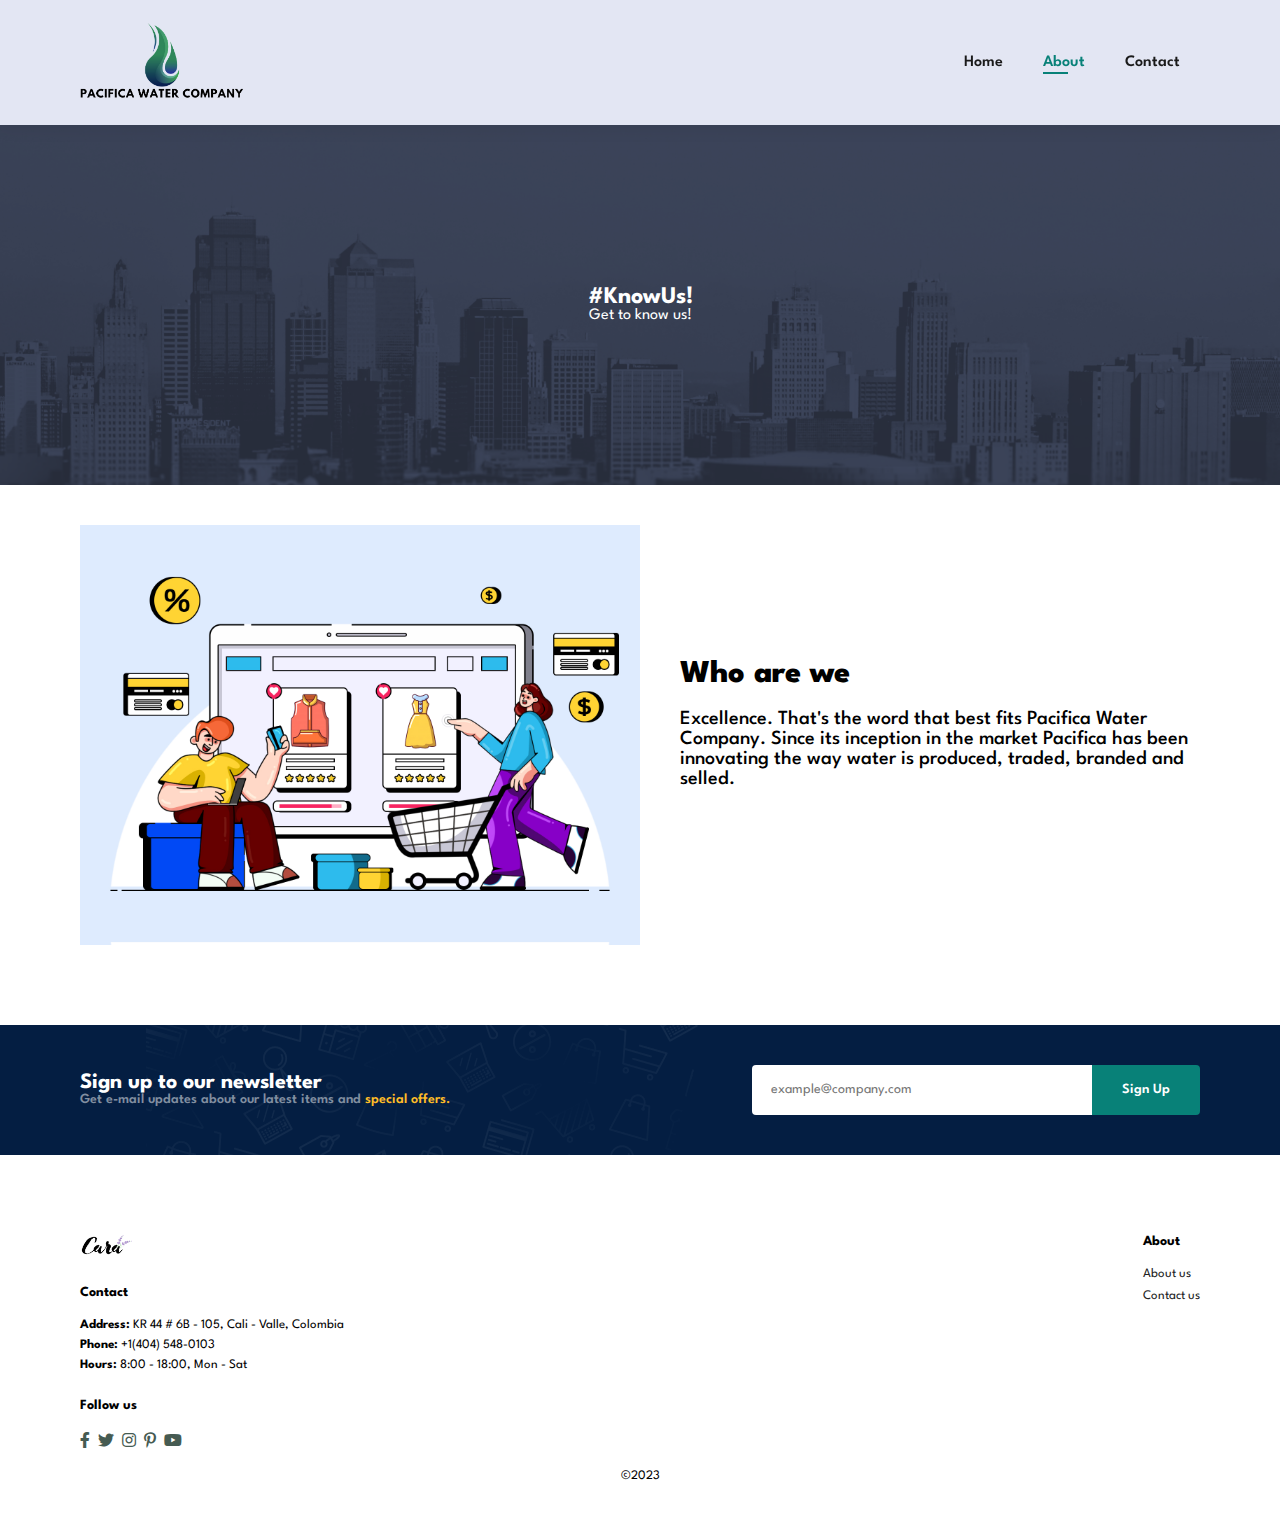
<file: about.html>
<!DOCTYPE html>
<html lang="en">
<head>
    <meta charset="UTF-8">
    <meta http-equiv="X-UA-Compatible" content="IE=edge">
    <meta name="viewport" content="width=device-width, initial-scale=1.0">
    <title>About us</title>
    <link rel="stylesheet" href="style.css">
    <link rel="stylesheet" href="https://pro.fontawesome.com/releases/v5.10.0/css/all.css">
    <link rel="shortcut icon" href="./images/pacifica_favicon.png" type="image/x-icon">
</head>
<body>

    <section id="header" >
        <a href="./index.html"><img src="./images/glow-removebg-preview.png" class="logo" alt=""></a>
        

        <div>
            <ul  id="navbar" >
                <li> <a  href="index.html">Home</a> </li>
                <!-- <li><a  href="shop.html">Shop</a></li>
                <li><a  href="blog.html">Blog</a></li> -->
                <li><a class="active" href="about.html">About</a></li>
                <li><a href="contact.html">Contact</a></li>
                <!-- <li id="shopping_bag" ><a href="cart.html"><i class="far fa-shopping-bag"></i></a></li> -->
                <a href="#" id="close" ><i class="far fa-times" ></i></a>
            </ul>
        </div>
        <div id="mobile" >
            <!-- <a href="cart.html"><i class="far fa-shopping-bag"></i></a> -->
            <i id="bar" class="fas fa-outdent" ></i>
        </div>
    </section>

    <section id="page-header" class="about_header" >  
        <h2>#KnowUs!</h2>
        <p>Get to know us!</p>  
    </section>

    <section id="about_head" class="section-p1" >
        <img src="./images/about/a6.jpg" alt="">
        <div>
            <h2>Who are we</h2>
            <p>
                Excellence. That's the word that best fits Pacifica Water Company. Since its inception
                in the market Pacifica has been innovating the way water is produced, 
                traded, branded and selled.
            </p>
<!--             <abbr title="">
                Lorem ipsum dolor sit amet 
            </abbr>
            <br><br>
            <marquee bgcolor="#088178" loop="-1" scrollamount="7" width="100%" >
                Lorem ipsum dolor sit amet consectetur adipisicing elit. Natus distinctio aperiam enim, quo sed praesentium,
                 voluptates magni sit, deleniti magnam cumque nihil a totam alias excepturi! Pariatur aliquid qui autem.
            </marquee> -->
        </div>
    </section>

    <section id="newsletter" class="section-p1 section-m1">
        <div class="newstext">
            <h4>Sign up to our newsletter</h4>
            <p>Get e-mail updates about our latest items and<span> special offers.</span></p>
        </div>
        <div class="form">
            <input type="text" name="email" id="email" placeholder="example@company.com">
            <button class="normal" >Sign Up</button>
        </div>
    </section>

    <footer class="section-p1" >
        <div class="col">
            <img class="logo" src="./images/logo.png" alt="">
            <h4>Contact</h4>
            <p> <strong>Address:</strong> 	KR 44 # 6B - 105, Cali - Valle, Colombia</p>
            <p><strong>Phone:</strong> 	+1(404) 548-0103</p>
            <p><strong>Hours:</strong> 	8:00 - 18:00, Mon - Sat</p>
            <div class="follow">
                <h4>Follow us</h4>
                <div class="icon">
                    <i class="fab fa-facebook-f" ></i>
                    <i class="fab fa-twitter" ></i>
                    <i class="fab fa-instagram" ></i>
                    <i class="fab fa-pinterest-p" ></i>
                    <i class="fab fa-youtube" ></i>
                </div>
            </div>
        </div>

        <div class="col">
            <h4>About</h4>
            <a href="about.html">About us</a>
            <a href="contact.html">Contact us</a>
        </div>

        <div class="copyright">
            <p>©2023</p>
        </div>
    </footer>

    <script src="./index.js"></script>
</body>
</html>
</file>
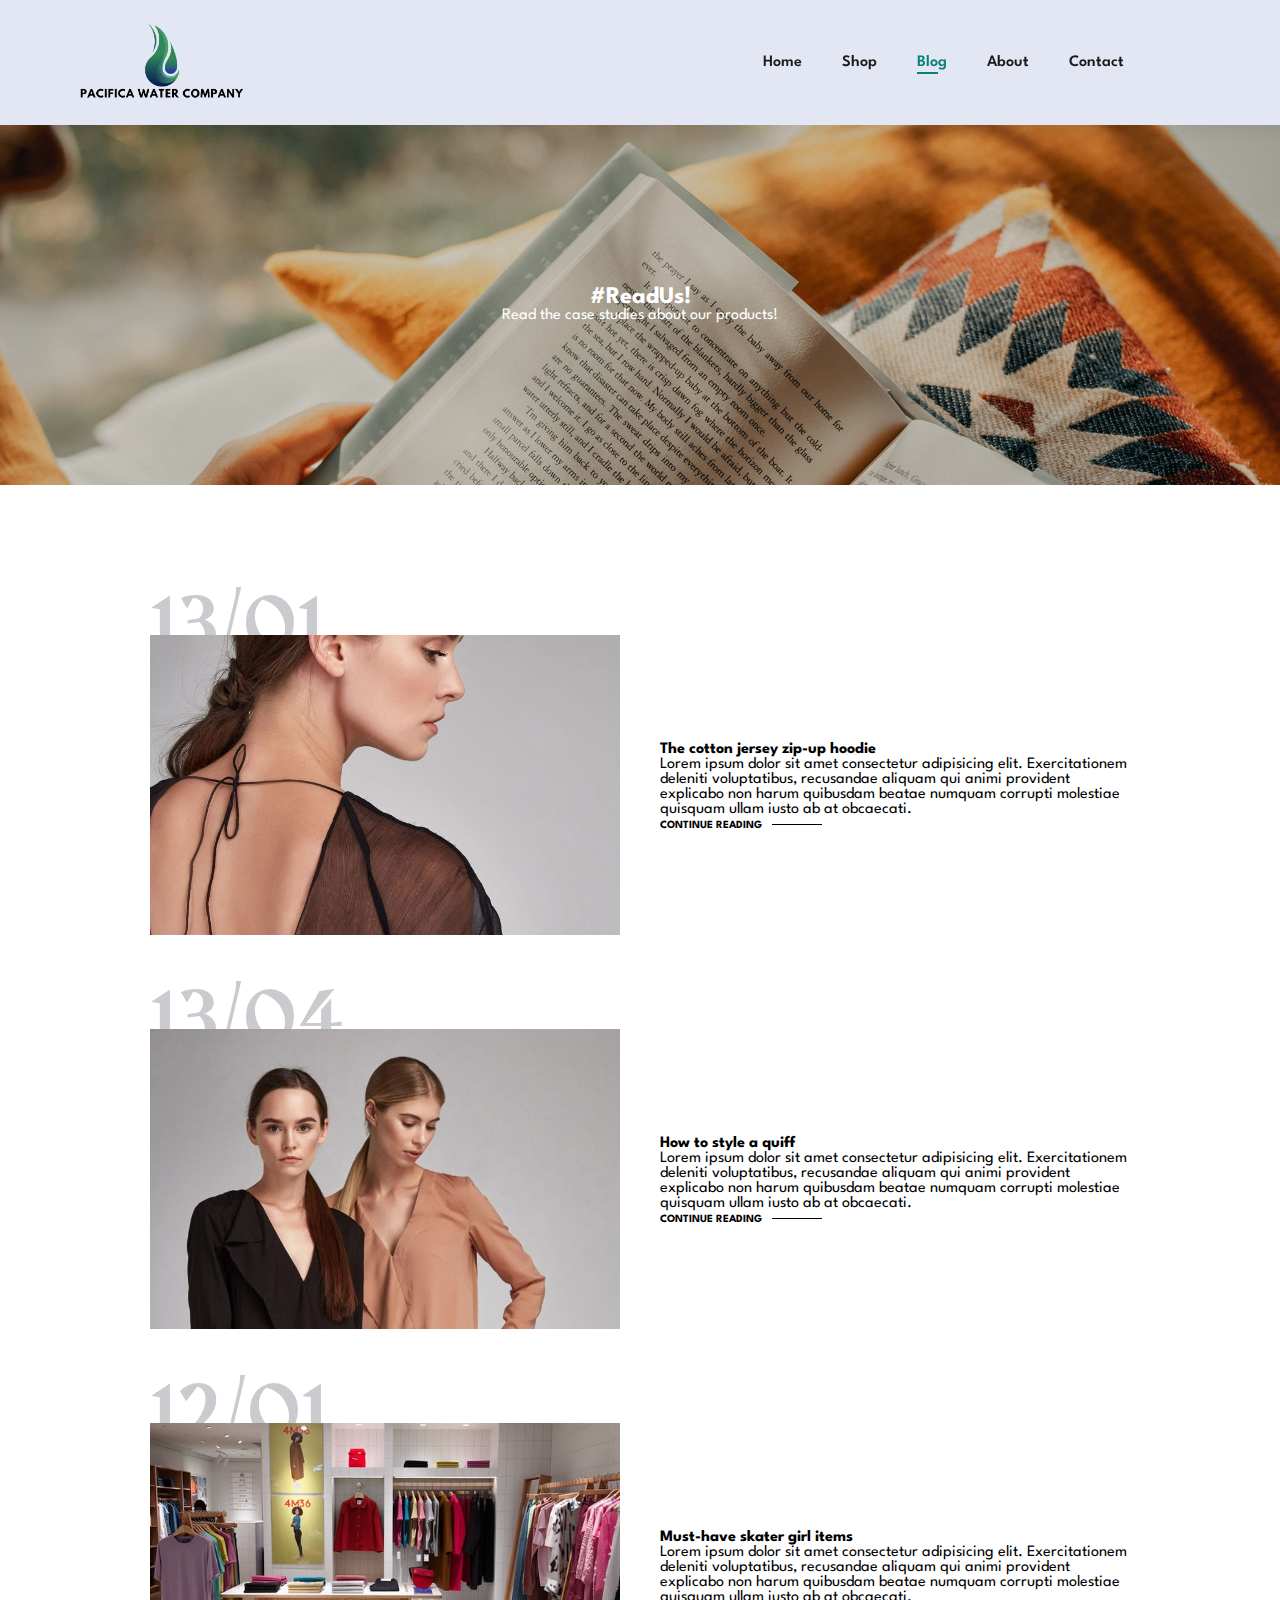
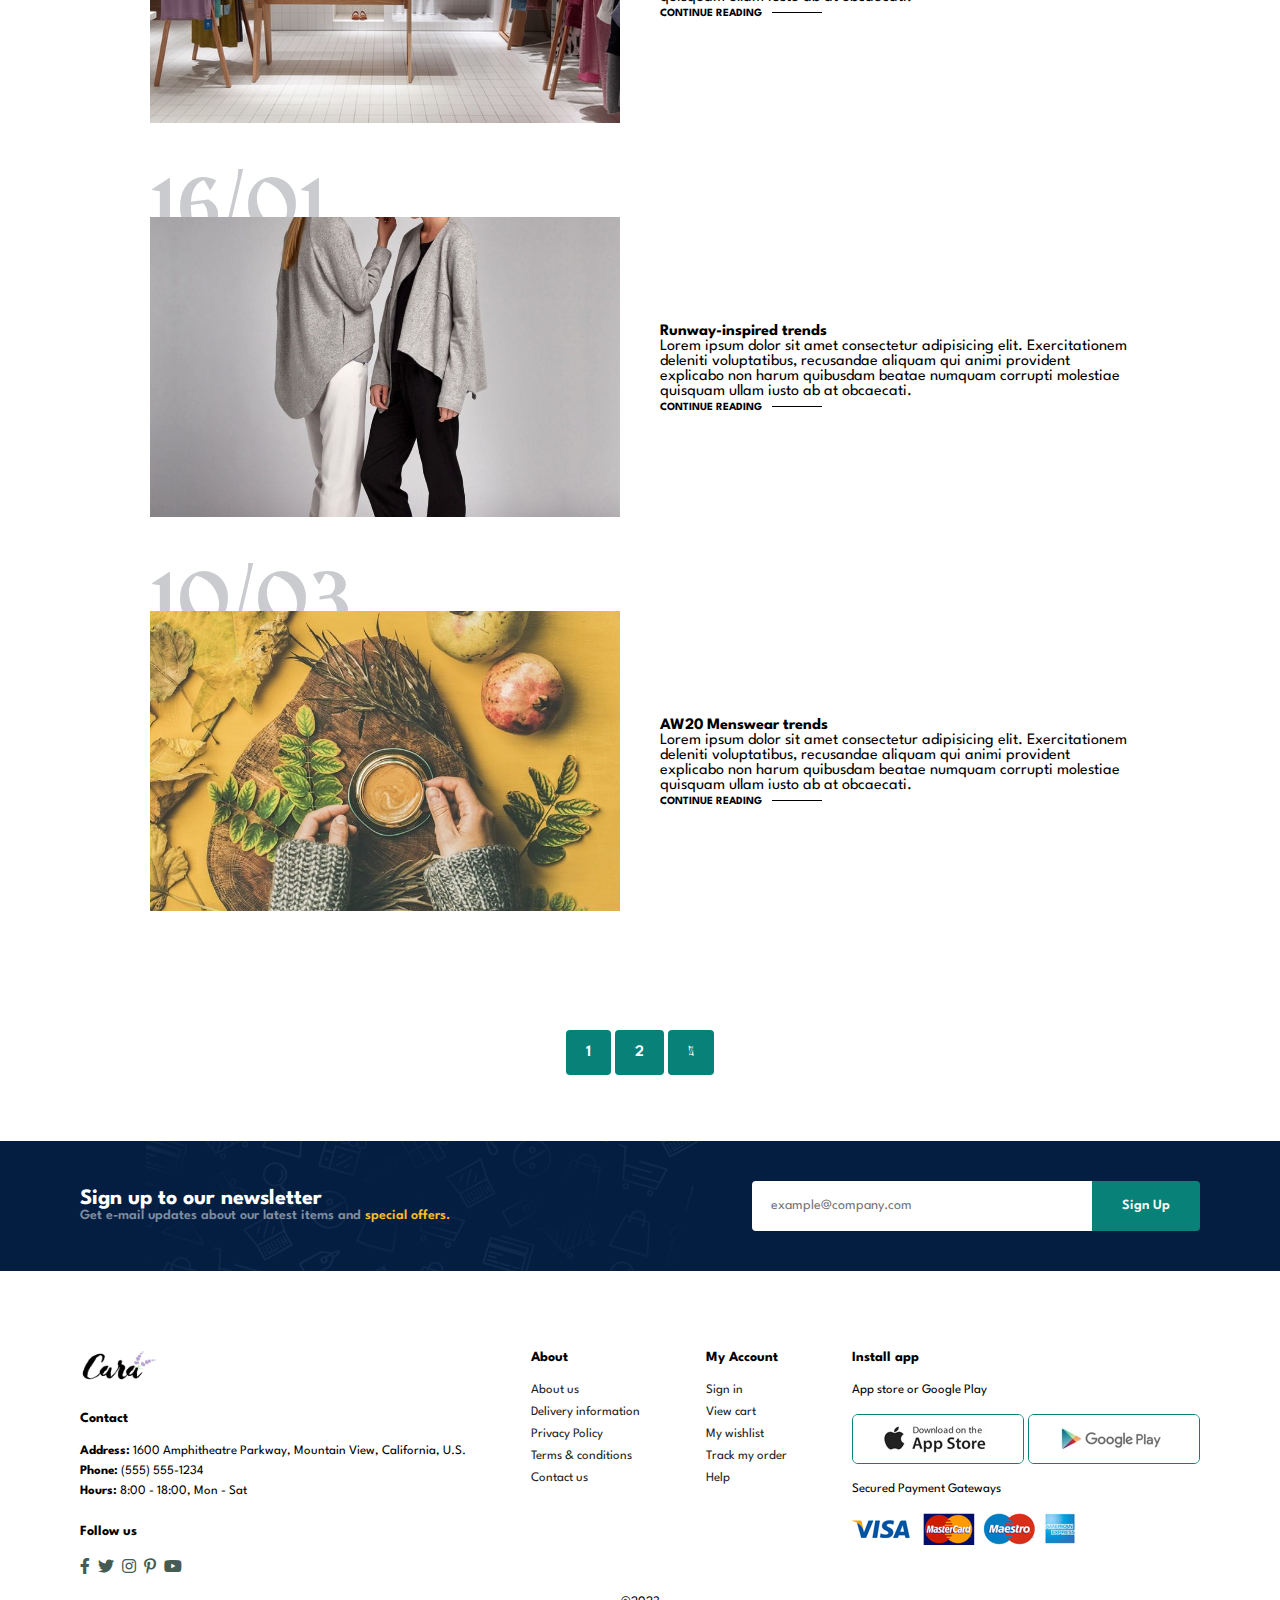
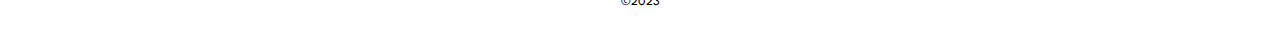
<file: blog.html>
<!DOCTYPE html>
<html lang="en">
<head>
    <meta charset="UTF-8">
    <meta http-equiv="X-UA-Compatible" content="IE=edge">
    <meta name="viewport" content="width=device-width, initial-scale=1.0">
    <title>Stay updated</title>
    <link rel="stylesheet" href="style.css">
    <link rel="stylesheet" href="https://pro.fontawesome.com/releases/v5.10.0/css/all.css">
    <link rel="shortcut icon" href="./images/pacifica_favicon.png" type="image/x-icon">
</head>
<body>

    <section id="header" >
        <a href="./index.html"><img src="./images/glow-removebg-preview.png" class="logo" alt=""></a>
        

        <div>
            <ul  id="navbar" >
                <li> <a  href="index.html">Home</a> </li>
                <li><a  href="shop.html">Shop</a></li>
                <li><a class="active" href="blog.html">Blog</a></li>
                <li><a href="about.html">About</a></li>
                <li><a href="contact.html">Contact</a></li>
                <li id="shopping_bag" ><a href="cart.html"><i class="far fa-shopping-bag"></i></a></li>
                <a href="#" id="close" ><i class="far fa-times" ></i></a>
            </ul>
        </div>
        <div id="mobile" >
            <!-- <a href="cart.html"><i class="far fa-shopping-bag"></i></a> -->
            <i id="bar" class="fas fa-outdent" ></i>
        </div>
    </section>

    <section id="page-header" class="blog_header" >  
        <h2>#ReadUs!</h2>
        <p>Read the case studies about our products!</p>  
    </section>

    <section id="blog" >
        <div class="blog_box">
            <div class="blog_img">
                <img src="./images/blog/b1.jpg" alt="">
            </div>
            <div class="blog_details">
                <h4>The cotton jersey zip-up hoodie</h4>
                <p>Lorem ipsum dolor sit amet consectetur adipisicing elit. Exercitationem deleniti voluptatibus, recusandae aliquam qui animi provident explicabo non harum quibusdam beatae numquam corrupti molestiae quisquam ullam iusto ab at obcaecati.</p>
                <a href="#">CONTINUE READING</a>
            </div>
            <h1>13/01</h1>
        </div>
        <div class="blog_box">
            <div class="blog_img">
                <img src="./images/blog/b2.jpg" alt="">
            </div>
            <div class="blog_details">
                <h4>How to style a quiff</h4>
                <p>Lorem ipsum dolor sit amet consectetur adipisicing elit. Exercitationem deleniti voluptatibus, recusandae aliquam qui animi provident explicabo non harum quibusdam beatae numquam corrupti molestiae quisquam ullam iusto ab at obcaecati.</p>
                <a href="#">CONTINUE READING</a>
            </div>
            <h1>13/04</h1>
        </div>
        <div class="blog_box">
            <div class="blog_img">
                <img src="./images/blog/b3.jpg" alt="">
            </div>
            <div class="blog_details">
                <h4>Must-have skater girl items</h4>
                <p>Lorem ipsum dolor sit amet consectetur adipisicing elit. Exercitationem deleniti voluptatibus, recusandae aliquam qui animi provident explicabo non harum quibusdam beatae numquam corrupti molestiae quisquam ullam iusto ab at obcaecati.</p>
                <a href="#">CONTINUE READING</a>
            </div>
            <h1>12/01</h1>
        </div>
        <div class="blog_box">
            <div class="blog_img">
                <img src="./images/blog/b4.jpg" alt="">
            </div>
            <div class="blog_details">
                <h4>Runway-inspired trends</h4>
                <p>Lorem ipsum dolor sit amet consectetur adipisicing elit. Exercitationem deleniti voluptatibus, recusandae aliquam qui animi provident explicabo non harum quibusdam beatae numquam corrupti molestiae quisquam ullam iusto ab at obcaecati.</p>
                <a href="#">CONTINUE READING</a>
            </div>
            <h1>16/01</h1>
        </div>
        <div class="blog_box">
            <div class="blog_img">
                <img src="./images/blog/b6.jpg" alt="">
            </div>
            <div class="blog_details">
                <h4>AW20 Menswear trends</h4>
                <p>Lorem ipsum dolor sit amet consectetur adipisicing elit. Exercitationem deleniti voluptatibus, recusandae aliquam qui animi provident explicabo non harum quibusdam beatae numquam corrupti molestiae quisquam ullam iusto ab at obcaecati.</p>
                <a href="#">CONTINUE READING</a>
            </div>
            <h1>10/03</h1>
        </div>
    </section>

    <section id="pagination" class="section-p1" >
        <a href="#">1</a>
        <a href="#">2</a>
        <a href="#">  <i class= "fal fa-long-arrow-alt-right" ></i></a>
    </section>

    <section id="newsletter" class="section-p1 section-m1">
        <div class="newstext">
            <h4>Sign up to our newsletter</h4>
            <p>Get e-mail updates about our latest items and<span> special offers.</span></p>
        </div>
        <div class="form">
            <input type="text" name="email" id="email" placeholder="example@company.com">
            <button class="normal" >Sign Up</button>
        </div>
    </section>

    <footer class="section-p1" >
        <div class="col">
            <img class="logo" src="./images/logo.png" alt="">
            <h4>Contact</h4>
            <p> <strong>Address:</strong> 	1600 Amphitheatre Parkway, Mountain View, California, U.S.</p>
            <p><strong>Phone:</strong> 	(555) 555-1234</p>
            <p><strong>Hours:</strong> 	8:00 - 18:00, Mon - Sat</p>
            <div class="follow">
                <h4>Follow us</h4>
                <div class="icon">
                    <i class="fab fa-facebook-f" ></i>
                    <i class="fab fa-twitter" ></i>
                    <i class="fab fa-instagram" ></i>
                    <i class="fab fa-pinterest-p" ></i>
                    <i class="fab fa-youtube" ></i>
                </div>
            </div>
        </div>

        <div class="col">
            <h4>About</h4>
            <a href="#">About us</a>
            <a href="#">Delivery information</a>
            <a href="#">Privacy Policy</a>
            <a href="#">Terms & conditions</a>
            <a href="#">Contact us</a>
        </div>

        <div class="col">
            <h4>My Account</h4>
            <a href="#">Sign in</a>
            <a href="#">View cart</a>
            <a href="#">My wishlist</a>
            <a href="#">Track my order</a>
            <a href="#">Help</a>
        </div>

        <div class="col install">
            <h4>Install app</h4>
            <p>App store or Google Play</p>
            <div class="row">
                <img src="./images/pay/app.jpg" alt="">
                <img src="./images/pay/play.jpg" alt="">
            </div>
            <p>Secured Payment Gateways</p>
            <img src="./images/pay/pay.png" alt="">
        </div>

        <div class="copyright">
            <p>©2023</p>
        </div>
    </footer>



    <script src="./index.js"></script>
</body>
</html>
</file>
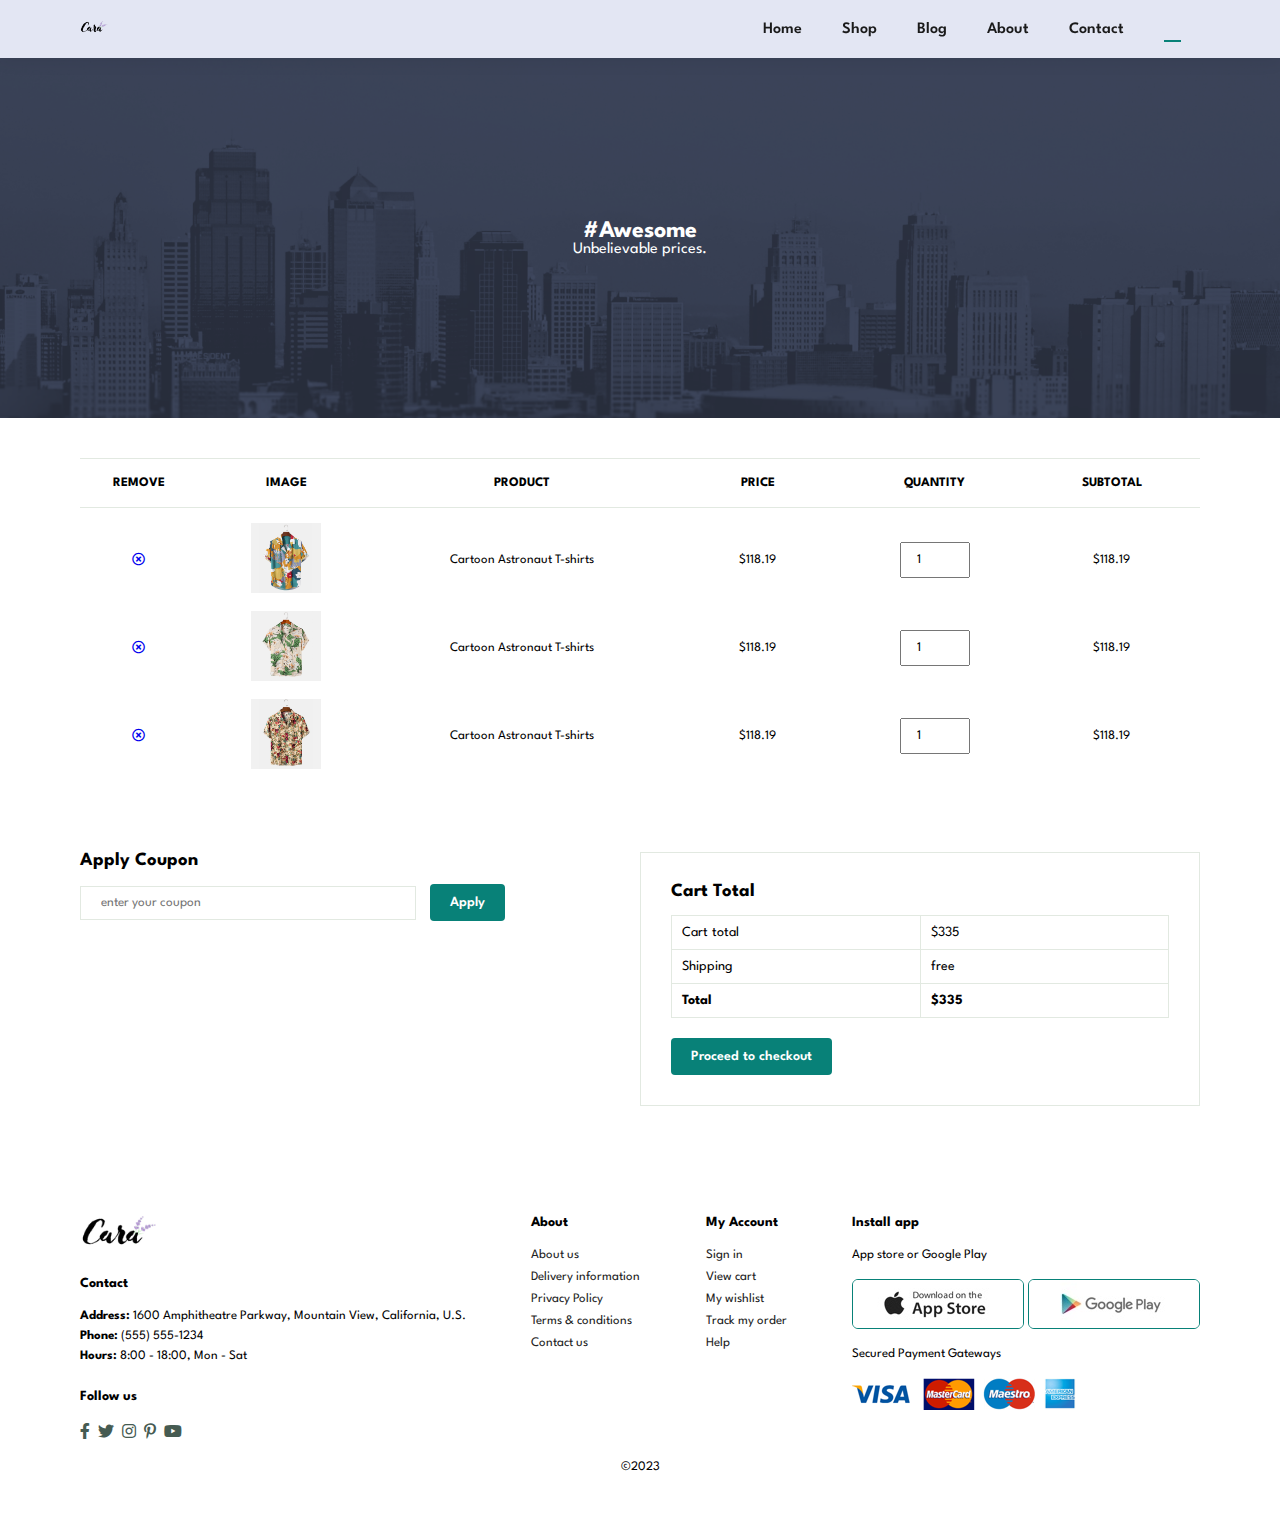
<file: cart.html>
<!DOCTYPE html>
<html lang="en">
<head>
    <meta charset="UTF-8">
    <meta http-equiv="X-UA-Compatible" content="IE=edge">
    <meta name="viewport" content="width=device-width, initial-scale=1.0">
    <title>shopping cart</title>
    <link rel="stylesheet" href="style.css">
    <link rel="stylesheet" href="https://pro.fontawesome.com/releases/v5.10.0/css/all.css">
    <link rel="shortcut icon" href="./images/pacifica_favicon.png" type="image/x-icon">
</head>
<body>

    <section id="header" >
        <a href="./index.html"><img src="./images/logo.png" class="logo" alt=""></a>
        

        <div>
            <ul  id="navbar" >
                <li><a  href="index.html">Home</a> </li>
                <li><a  href="shop.html">Shop</a></li>
                <li><a  href="blog.html">Blog</a></li>
                <li><a  href="about.html">About</a></li>
                <li><a  href="contact.html">Contact</a></li>
                <li id="shopping_bag" >
                    <a class="active" href="cart.html">
                        <i class="far fa-shopping-bag"></i>
                    </a>
                </li>
                <a href="#" id="close" ><i class="far fa-times" ></i></a>
            </ul>
        </div>
        <div id="mobile" >
            <a href="cart.html"><i class="far fa-shopping-bag"></i></a>
            <i id="bar" class="fas fa-outdent" ></i>
        </div>
    </section>

    <section id="page-header" class="about_header" >  
        <h2>#Awesome</h2>
        <p>Unbelievable prices.</p>  
    </section>

    <section id="cart_section" class="section-p1">
        <table width="100%" >
            <thead>
                <tr>
                    <td>Remove</td>
                    <td>Image</td>
                    <td>Product</td>
                    <td>Price</td>
                    <td>Quantity</td>
                    <td>Subtotal</td>
                </tr>
            </thead>
            <tbody>
                <!-- each <tr> is a product -->
                    <!-- 1 -->
                <tr>
                    <td>
                        <a href="#"><i class="far fa-times-circle" ></i></a>
                    </td>
                    <td>
                        <img src="./images/products/f1.jpg" alt="">
                    </td>
                    <td>
                        Cartoon Astronaut T-shirts
                    </td>
                    <td>
                        $118.19
                    </td>
                    <td>
                        <input type="number" value="1">
                    </td>
                    <td>
                        $118.19
                    </td>
                </tr>
                <!-- 2 -->
                <tr>
                    <td>
                        <a href="#"><i class="far fa-times-circle" ></i></a>
                    </td>
                    <td>
                        <img src="./images/products/f2.jpg" alt="">
                    </td>
                    <td>
                        Cartoon Astronaut T-shirts
                    </td>
                    <td>
                        $118.19
                    </td>
                    <td>
                        <input type="number" value="1">
                    </td>
                    <td>
                        $118.19
                    </td>
                </tr>
                <!-- 3 -->
                <tr>
                    <td>
                        <a href="#"><i class="far fa-times-circle" ></i></a>
                    </td>
                    <td>
                        <img src="./images/products/f3.jpg" alt="">
                    </td>
                    <td>
                        Cartoon Astronaut T-shirts
                    </td>
                    <td>
                        $118.19
                    </td>
                    <td>
                        <input type="number" value="1">
                    </td>
                    <td>
                        $118.19
                    </td>
                </tr>
            </tbody>
        </table>
    </section>

    <section id="cart_coupon_total_section" class="section-p1">
        <div id="cart_coupon" >
            <h3>Apply Coupon</h3>
            <div>
                <input type="text" placeholder="enter your coupon">
                <button class="normal" >Apply</button>
            </div>
        </div>

        <div id="total" >
            <h3>Cart Total</h3>
            <table>
                <tr>
                    <td>
                        Cart total
                    </td>
                    <td>
                        $335
                    </td>
                </tr>
                <tr>
                    <td>
                        Shipping
                    </td>
                    <td>
                        free
                    </td>
                </tr>
                <tr>
                    <td>
                        <strong>Total</strong>
                    </td>
                    <td>
                        <strong>$335</strong>
                    </td>
                </tr>
            </table>
            <button class="normal" >Proceed to checkout</button>
        </div>
    </section>

    <footer class="section-p1" >
        <div class="col">
            <img class="logo" src="./images/logo.png" alt="">
            <h4>Contact</h4>
            <p> <strong>Address:</strong> 	1600 Amphitheatre Parkway, Mountain View, California, U.S.</p>
            <p><strong>Phone:</strong> 	(555) 555-1234</p>
            <p><strong>Hours:</strong> 	8:00 - 18:00, Mon - Sat</p>
            <div class="follow">
                <h4>Follow us</h4>
                <div class="icon">
                    <i class="fab fa-facebook-f" ></i>
                    <i class="fab fa-twitter" ></i>
                    <i class="fab fa-instagram" ></i>
                    <i class="fab fa-pinterest-p" ></i>
                    <i class="fab fa-youtube" ></i>
                </div>
            </div>
        </div>

        <div class="col">
            <h4>About</h4>
            <a href="#">About us</a>
            <a href="#">Delivery information</a>
            <a href="#">Privacy Policy</a>
            <a href="#">Terms & conditions</a>
            <a href="#">Contact us</a>
        </div>

        <div class="col">
            <h4>My Account</h4>
            <a href="#">Sign in</a>
            <a href="#">View cart</a>
            <a href="#">My wishlist</a>
            <a href="#">Track my order</a>
            <a href="#">Help</a>
        </div>

        <div class="col install">
            <h4>Install app</h4>
            <p>App store or Google Play</p>
            <div class="row">
                <img src="./images/pay/app.jpg" alt="">
                <img src="./images/pay/play.jpg" alt="">
            </div>
            <p>Secured Payment Gateways</p>
            <img src="./images/pay/pay.png" alt="">
        </div>

        <div class="copyright">
            <p>©2023</p>
        </div>
    </footer>

    <script src="./index.js"></script>
</body>
</html>
</file>
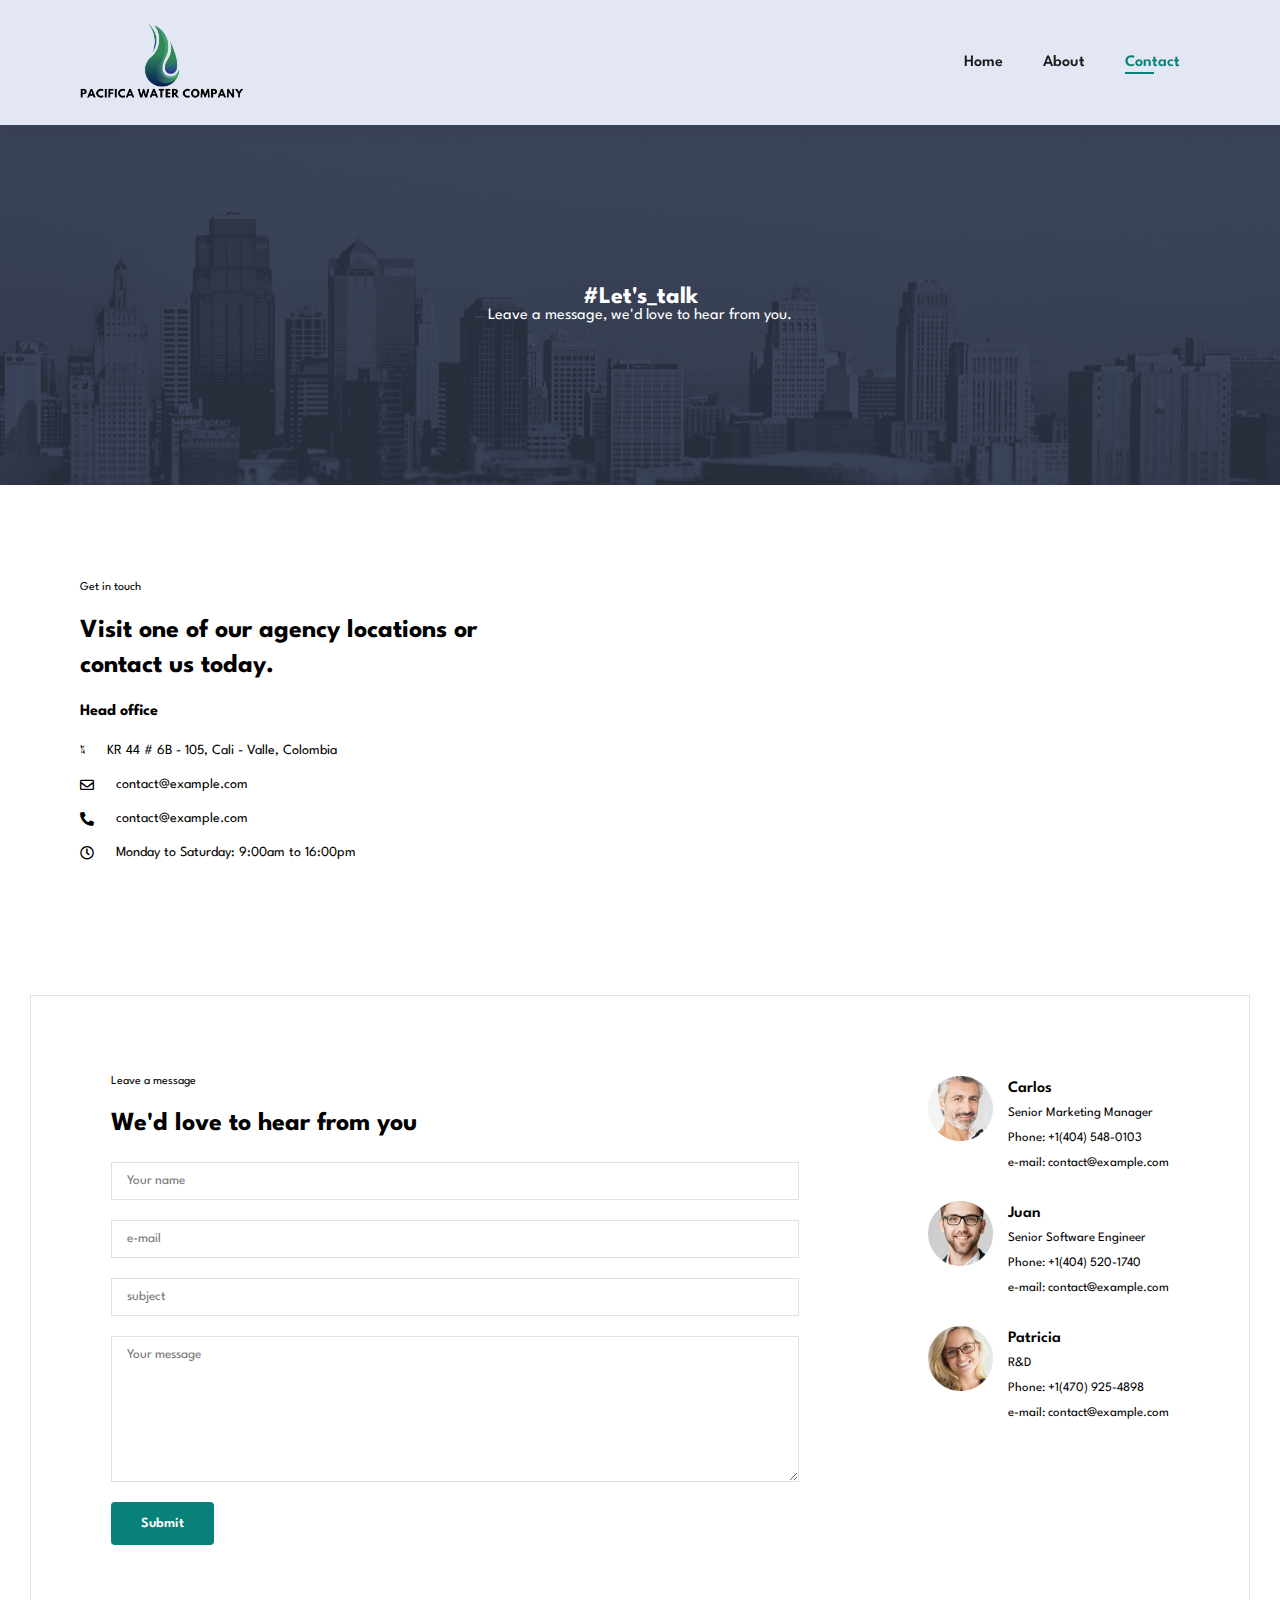
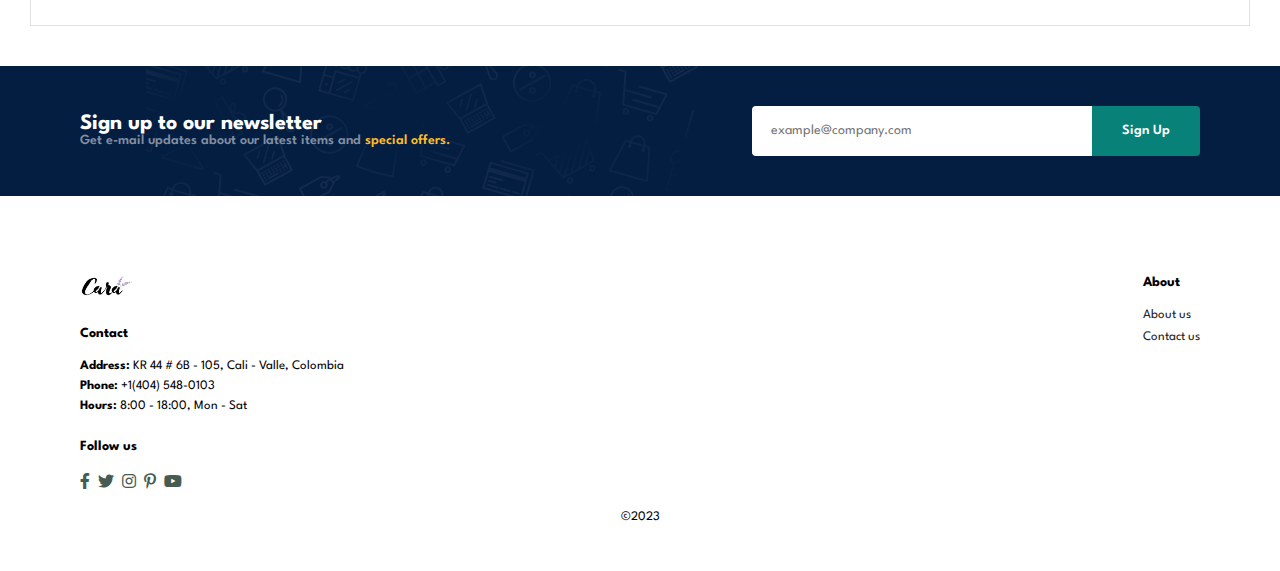
<file: contact.html>
<!DOCTYPE html>
<html lang="en">
<head>
    <meta charset="UTF-8">
    <meta http-equiv="X-UA-Compatible" content="IE=edge">
    <meta name="viewport" content="width=device-width, initial-scale=1.0">
    <title>Contact us</title>
    <link rel="stylesheet" href="style.css">
    <link rel="stylesheet" href="https://pro.fontawesome.com/releases/v5.10.0/css/all.css">
    <link rel="shortcut icon" href="./images/pacifica_favicon.png" type="image/x-icon">
</head>
<body>

    <section id="header" >
        <a href="./index.html"><img src="./images/glow-removebg-preview.png" class="logo" alt=""></a>
        

        <div>
            <ul  id="navbar" >
                <li> <a  href="index.html">Home</a> </li>
               <!--  <li><a  href="shop.html">Shop</a></li>
                <li><a  href="blog.html">Blog</a></li> -->
                <li><a  href="about.html">About</a></li>
                <li><a class="active" href="contact.html">Contact</a></li>
               <!--  <li id="shopping_bag" ><a href="cart.html"><i class="far fa-shopping-bag"></i></a></li> -->
                <a href="#" id="close" ><i class="far fa-times" ></i></a>
            </ul>
        </div>
        <div id="mobile" >
            <!-- <a href="cart.html"><i class="far fa-shopping-bag"></i></a> -->
            <i id="bar" class="fas fa-outdent" ></i>
        </div>
    </section>

    <section id="page-header" class="about_header" >  
        <h2>#Let's_talk</h2>
        <p>Leave a message, we'd love to hear from you.</p>  
    </section>

    <section id="contact_details" class="section-p1" >
        <div class="details">
            <span>Get in touch</span>
            <h2>Visit one of our agency locations or contact us today.</h2>
            <h3>Head office</h3>
            <div>
                <li>
                    <i class="fal fa-map" ></i>
                    <p>KR 44 # 6B - 105, Cali - Valle, Colombia</p>
                </li>
                <li>
                    <i class="far fa-envelope" ></i>
                    <p>contact@example.com</p>
                </li>
                <li>
                    <i class="fas fa-phone-alt" ></i>
                    <p>contact@example.com</p>
                </li>
                <li>
                    <i class="far fa-clock" ></i>
                    <p>Monday to Saturday: 9:00am to 16:00pm</p>
                </li>
            </div>
        </div>
        
        <div class="map">
            <iframe src="https://www.google.com/maps/embed?pb=!1m18!1m12!1m3!1d3982.7242607405447!2d-76.54364632428282!3d3.417219351444752!2m3!1f0!2f0!3f0!3m2!1i1024!2i768!4f13.1!3m3!1m2!1s0x8e30a6a44f0130cb%3A0x5507e7c4eab66e18!2sCra.%2044%20%236B-105%2C%20Los%20Cambulos%2C%20Cali%2C%20Valle%20del%20Cauca!5e0!3m2!1sen!2sco!4v1692462778512!5m2!1sen!2sco" width="600" height="450" style="border:0;" allowfullscreen="" loading="lazy" referrerpolicy="no-referrer-when-downgrade"></iframe>
        </div>
    </section>

    <section id="form_details" >

        <form action="">
            <span>Leave a message</span>
            <h2>We'd love to hear from you</h2>
            <input type="text" placeholder="Your name">
            <input type="text" placeholder="e-mail">
            <input type="text" placeholder="subject">
            <textarea name="" id="" cols="30" rows="10" placeholder="Your message" ></textarea>
            <button class="normal" >Submit</button>
        </form>

        <div class="people">
            <div>
                <img src="./images/people/1.png" >
                <p>
                    <span>Carlos</span> 
                    Senior Marketing Manager 
                    <br> 
                    Phone: +1(404) 548-0103
                    <br>
                    e-mail: contact@example.com
                </p>
            </div>
            <div>
                <img src="./images/people/2.png" >
                <p>
                    <span>Juan</span> 
                    Senior Software Engineer 
                    <br> 
                    Phone: +1(404) 520-1740
                    <br>
                    e-mail: contact@example.com
                </p>
            </div>
            <div>
                <img src="./images/people/3.png" >
                <p>
                    <span>Patricia</span> 
                    R&D 
                    <br> 
                    Phone: +1(470) 925-4898
                    <br>
                    e-mail: contact@example.com
                </p>
            </div>
        </div>

    </section>

    <section id="newsletter" class="section-p1 section-m1">
        <div class="newstext">
            <h4>Sign up to our newsletter</h4>
            <p>Get e-mail updates about our latest items and<span> special offers.</span></p>
        </div>
        <div class="form">
            <input type="text" name="email" id="email" placeholder="example@company.com">
            <button class="normal" >Sign Up</button>
        </div>
    </section>

    <footer class="section-p1" >
        <div class="col">
            <img class="logo" src="./images/logo.png" alt="">
            <h4>Contact</h4>
            <p> <strong>Address:</strong> 	KR 44 # 6B - 105, Cali - Valle, Colombia</p>
            <p><strong>Phone:</strong> 	+1(404) 548-0103</p>
            <p><strong>Hours:</strong> 	8:00 - 18:00, Mon - Sat</p>
            <div class="follow">
                <h4>Follow us</h4>
                <div class="icon">
                    <i class="fab fa-facebook-f" ></i>
                    <i class="fab fa-twitter" ></i>
                    <i class="fab fa-instagram" ></i>
                    <i class="fab fa-pinterest-p" ></i>
                    <i class="fab fa-youtube" ></i>
                </div>
            </div>
        </div>

        <div class="col">
            <h4>About</h4>
            <a href="about.html">About us</a>
            <a href="contact.html">Contact us</a>
        </div>

        <div class="copyright">
            <p>©2023</p>
        </div>
    </footer>

    <script src="./index.js"></script>
</body>
</html>
</file>
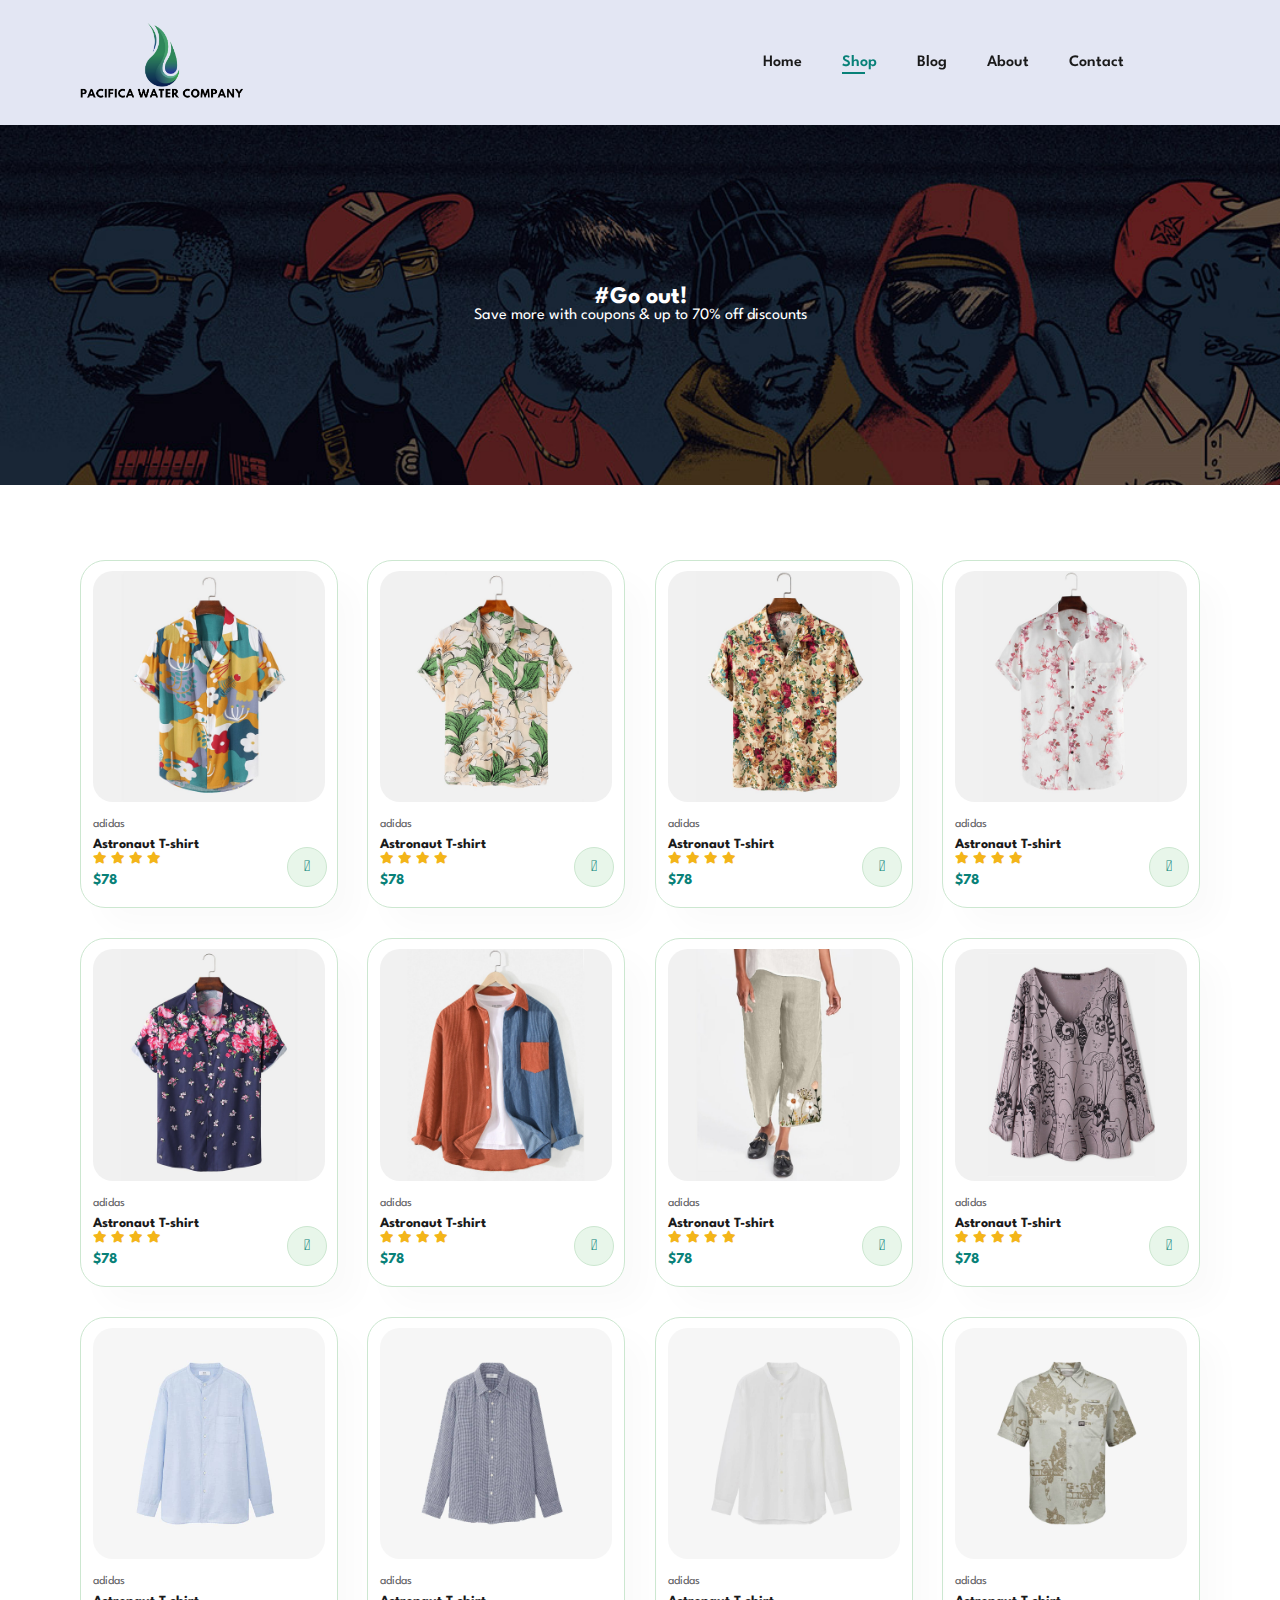
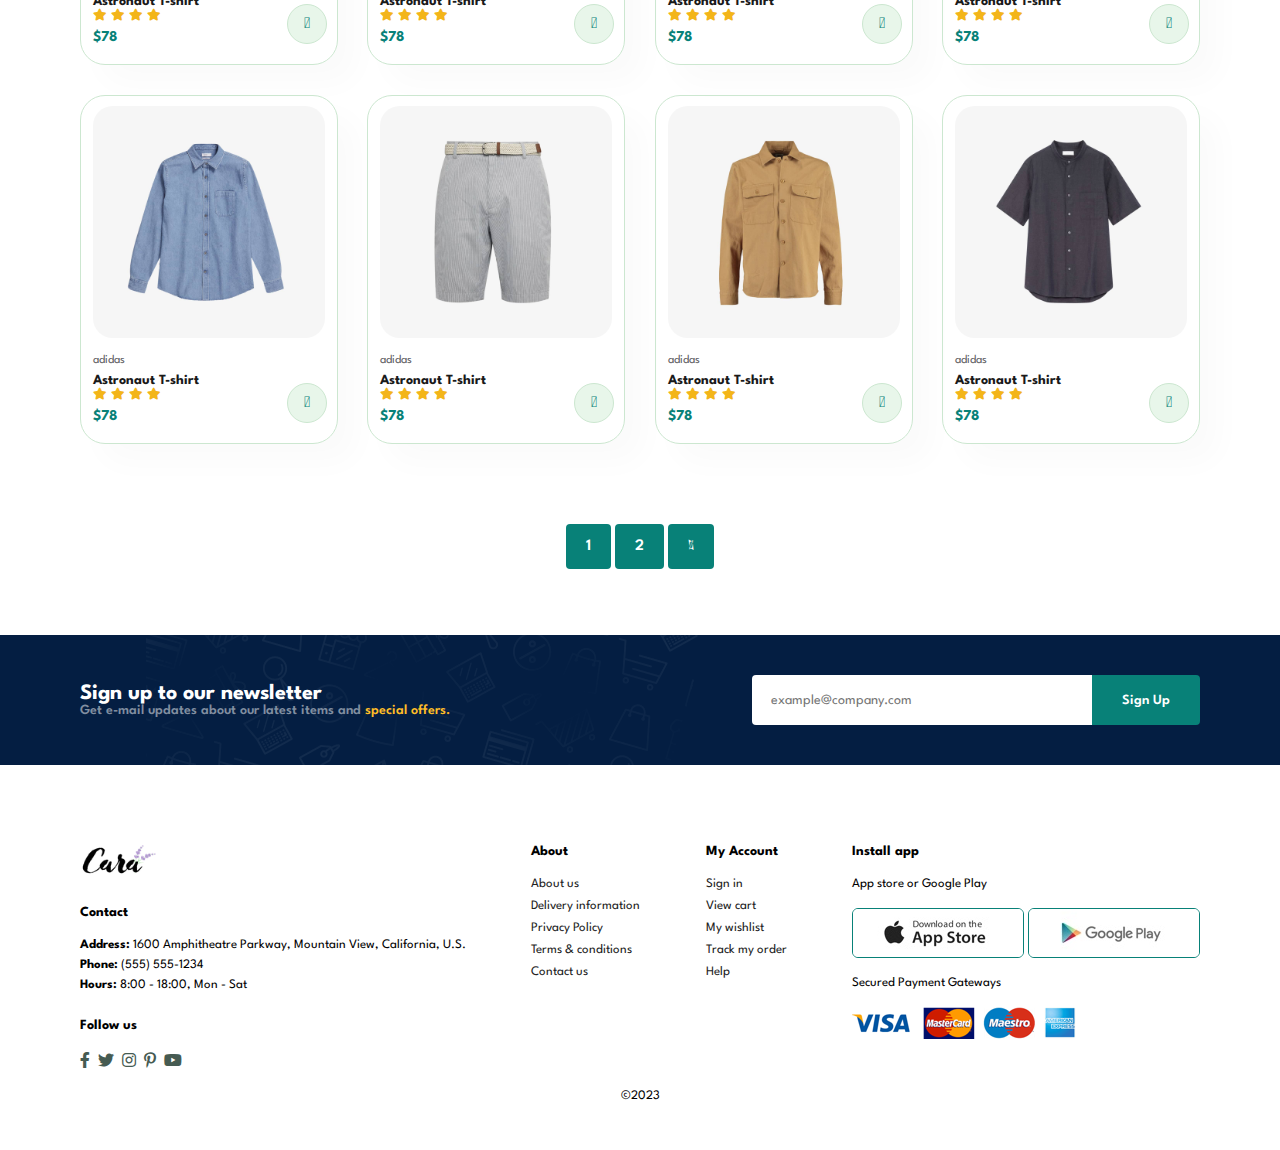
<file: shop.html>
<!DOCTYPE html>
<html lang="en">
<head>
    <meta charset="UTF-8">
    <meta http-equiv="X-UA-Compatible" content="IE=edge">
    <meta name="viewport" content="width=device-width, initial-scale=1.0">
    <title>Awesome products</title>
    <link rel="stylesheet" href="style.css">
    <link rel="stylesheet" href="https://pro.fontawesome.com/releases/v5.10.0/css/all.css">
    <link rel="shortcut icon" href="./images/pacifica_favicon.png" type="image/x-icon">
</head>
<body>

    <section id="header" >
        <a href="./index.html"><img src="./images/glow-removebg-preview.png" class="logo" alt=""></a>

        <div>
            <ul  id="navbar" >
                <li> <a  href="index.html">Home</a> </li>
                <li><a class="active" href="shop.html">Shop</a></li>
                <li><a href="blog.html">Blog</a></li>
                <li><a href="about.html">About</a></li>
                <li><a href="contact.html">Contact</a></li>
                <li id="shopping_bag" ><a href="cart.html"><i class="far fa-shopping-bag"></i></a></li>
                <a href="#" id="close" ><i class="far fa-times" ></i></a>
            </ul>
        </div>
        <div id="mobile" >
            <!-- <a href="cart.html"><i class="far fa-shopping-bag"></i></a> -->
            <i id="bar" class="fas fa-outdent" ></i>
        </div>
    </section>

    <section id="page-header" >  
        <h2>#Go out!</h2>
        <p>Save more with coupons & up to 70% off discounts</p>  
    </section>

    <section id="product1" class="section-p1">
        <div class="pro-container">
            <div class="pro" onclick="window.location.href = 'singleProduct.html'">
                <img src="./images/products/f1.jpg" >
                <div class="des">
                    <span>adidas</span>
                    <h5>Astronaut T-shirt</h5>
                    <div class="star">
                        <i class="fas fa-star" ></i>
                        <i class="fas fa-star" ></i>
                        <i class="fas fa-star" ></i>
                        <i class="fas fa-star" ></i>
                    </div>
                    <h4>$78</h4>
                </div>
                <a href=""> <i class="fal fa-shopping-cart my-cart" ></i>  </a>
            </div>
            <div class="pro" onclick="window.location.href = 'singleProduct.html'">
                <img src="./images/products/f2.jpg" alt="">
                <div class="des">
                    <span>adidas</span>
                    <h5>Astronaut T-shirt</h5>
                    <div class="star">
                        <i class="fas fa-star" ></i>
                        <i class="fas fa-star" ></i>
                        <i class="fas fa-star" ></i>
                        <i class="fas fa-star" ></i>
                    </div>
                    <h4>$78</h4>
                </div>
                <a href=""> <i class="fal fa-shopping-cart my-cart" ></i>  </a>
            </div>
            <div class="pro" onclick="window.location.href = 'singleProduct.html'">
                <img src="./images/products/f3.jpg" alt="">
                <div class="des">
                    <span>adidas</span>
                    <h5>Astronaut T-shirt</h5>
                    <div class="star">
                        <i class="fas fa-star" ></i>
                        <i class="fas fa-star" ></i>
                        <i class="fas fa-star" ></i>
                        <i class="fas fa-star" ></i>
                    </div>
                    <h4>$78</h4>
                </div>
                <a href=""> <i class="fal fa-shopping-cart my-cart" ></i>  </a>
            </div>
            <div class="pro" onclick="window.location.href = 'singleProduct.html'">
                <img src="./images/products/f4.jpg" alt="">
                <div class="des">
                    <span>adidas</span>
                    <h5>Astronaut T-shirt</h5>
                    <div class="star">
                        <i class="fas fa-star" ></i>
                        <i class="fas fa-star" ></i>
                        <i class="fas fa-star" ></i>
                        <i class="fas fa-star" ></i>
                    </div>
                    <h4>$78</h4>
                </div>
                <a href=""> <i class="fal fa-shopping-cart my-cart" ></i>  </a>
            </div>
            <div class="pro" onclick="window.location.href = 'singleProduct.html'">
                <img src="./images/products/f5.jpg" alt="">
                <div class="des">
                    <span>adidas</span>
                    <h5>Astronaut T-shirt</h5>
                    <div class="star">
                        <i class="fas fa-star" ></i>
                        <i class="fas fa-star" ></i>
                        <i class="fas fa-star" ></i>
                        <i class="fas fa-star" ></i>
                    </div>
                    <h4>$78</h4>
                </div>
                <a href=""> <i class="fal fa-shopping-cart my-cart" ></i>  </a>
            </div>
            <div class="pro" onclick="window.location.href = 'singleProduct.html'">
                <img src="./images/products/f6.jpg" alt="">
                <div class="des">
                    <span>adidas</span>
                    <h5>Astronaut T-shirt</h5>
                    <div class="star">
                        <i class="fas fa-star" ></i>
                        <i class="fas fa-star" ></i>
                        <i class="fas fa-star" ></i>
                        <i class="fas fa-star" ></i>
                    </div>
                    <h4>$78</h4>
                </div>
                <a href=""> <i class="fal fa-shopping-cart my-cart" ></i>  </a>
            </div>
            <div class="pro" onclick="window.location.href = 'singleProduct.html'">
                <img src="./images/products/f7.jpg" alt="">
                <div class="des">
                    <span>adidas</span>
                    <h5>Astronaut T-shirt</h5>
                    <div class="star">
                        <i class="fas fa-star" ></i>
                        <i class="fas fa-star" ></i>
                        <i class="fas fa-star" ></i>
                        <i class="fas fa-star" ></i>
                    </div>
                    <h4>$78</h4>
                </div>
                <a href=""> <i class="fal fa-shopping-cart my-cart" ></i>  </a>
            </div>
            <div class="pro" onclick="window.location.href = 'singleProduct.html'">
                <img src="./images/products/f8.jpg" alt="">
                <div class="des">
                    <span>adidas</span>
                    <h5>Astronaut T-shirt</h5>
                    <div class="star">
                        <i class="fas fa-star" ></i>
                        <i class="fas fa-star" ></i>
                        <i class="fas fa-star" ></i>
                        <i class="fas fa-star" ></i>
                    </div>
                    <h4>$78</h4>
                </div>
                <a href=""> <i class="fal fa-shopping-cart my-cart" ></i>  </a>
            </div>


            <div class="pro" onclick="window.location.href = 'singleProduct.html'">
                <img src="./images/products/n1.jpg" alt="">
                <div class="des">
                    <span>adidas</span>
                    <h5>Astronaut T-shirt</h5>
                    <div class="star">
                        <i class="fas fa-star" ></i>
                        <i class="fas fa-star" ></i>
                        <i class="fas fa-star" ></i>
                        <i class="fas fa-star" ></i>
                    </div>
                    <h4>$78</h4>
                </div>
                <a href=""> <i class="fal fa-shopping-cart my-cart" ></i>  </a>
            </div>
            <div class="pro" onclick="window.location.href = 'singleProduct.html'">
                <img src="./images/products/n2.jpg" alt="">
                <div class="des">
                    <span>adidas</span>
                    <h5>Astronaut T-shirt</h5>
                    <div class="star">
                        <i class="fas fa-star" ></i>
                        <i class="fas fa-star" ></i>
                        <i class="fas fa-star" ></i>
                        <i class="fas fa-star" ></i>
                    </div>
                    <h4>$78</h4>
                </div>
                <a href=""> <i class="fal fa-shopping-cart my-cart" ></i>  </a>
            </div>
            <div class="pro" onclick="window.location.href = 'singleProduct.html'">
                <img src="./images/products/n3.jpg" alt="">
                <div class="des">
                    <span>adidas</span>
                    <h5>Astronaut T-shirt</h5>
                    <div class="star">
                        <i class="fas fa-star" ></i>
                        <i class="fas fa-star" ></i>
                        <i class="fas fa-star" ></i>
                        <i class="fas fa-star" ></i>
                    </div>
                    <h4>$78</h4>
                </div>
                <a href=""> <i class="fal fa-shopping-cart my-cart" ></i>  </a>
            </div>
            <div class="pro" onclick="window.location.href = 'singleProduct.html'">
                <img src="./images/products/n4.jpg" alt="">
                <div class="des">
                    <span>adidas</span>
                    <h5>Astronaut T-shirt</h5>
                    <div class="star">
                        <i class="fas fa-star" ></i>
                        <i class="fas fa-star" ></i>
                        <i class="fas fa-star" ></i>
                        <i class="fas fa-star" ></i>
                    </div>
                    <h4>$78</h4>
                </div>
                <a href=""> <i class="fal fa-shopping-cart my-cart" ></i>  </a>
            </div>
            <div class="pro" onclick="window.location.href = 'singleProduct.html'">
                <img src="./images/products/n5.jpg" alt="">
                <div class="des">
                    <span>adidas</span>
                    <h5>Astronaut T-shirt</h5>
                    <div class="star">
                        <i class="fas fa-star" ></i>
                        <i class="fas fa-star" ></i>
                        <i class="fas fa-star" ></i>
                        <i class="fas fa-star" ></i>
                    </div>
                    <h4>$78</h4>
                </div>
                <a href=""> <i class="fal fa-shopping-cart my-cart" ></i>  </a>
            </div>
            <div class="pro" onclick="window.location.href = 'singleProduct.html'">
                <img src="./images/products/n6.jpg" alt="">
                <div class="des">
                    <span>adidas</span>
                    <h5>Astronaut T-shirt</h5>
                    <div class="star">
                        <i class="fas fa-star" ></i>
                        <i class="fas fa-star" ></i>
                        <i class="fas fa-star" ></i>
                        <i class="fas fa-star" ></i>
                    </div>
                    <h4>$78</h4>
                </div>
                <a href=""> <i class="fal fa-shopping-cart my-cart" ></i>  </a>
            </div>
            <div class="pro" onclick="window.location.href = 'singleProduct.html'">
                <img src="./images/products/n7.jpg" alt="">
                <div class="des">
                    <span>adidas</span>
                    <h5>Astronaut T-shirt</h5>
                    <div class="star">
                        <i class="fas fa-star" ></i>
                        <i class="fas fa-star" ></i>
                        <i class="fas fa-star" ></i>
                        <i class="fas fa-star" ></i>
                    </div>
                    <h4>$78</h4>
                </div>
                <a href=""> <i class="fal fa-shopping-cart my-cart" ></i>  </a>
            </div>
            <div class="pro" onclick="window.location.href = 'singleProduct.html'">
                <img src="./images/products/n8.jpg" alt="">
                <div class="des">
                    <span>adidas</span>
                    <h5>Astronaut T-shirt</h5>
                    <div class="star">
                        <i class="fas fa-star" ></i>
                        <i class="fas fa-star" ></i>
                        <i class="fas fa-star" ></i>
                        <i class="fas fa-star" ></i>
                    </div>
                    <h4>$78</h4>
                </div>
                <a href=""> <i class="fal fa-shopping-cart my-cart" ></i>  </a>
            </div>
        </div>
    </section>

    <section id="pagination" class="section-p1" >
        <a href="#">1</a>
        <a href="#">2</a>
        <a href="#">  <i class= "fal fa-long-arrow-alt-right" ></i></a>
    </section>

    <section id="newsletter" class="section-p1 section-m1">
        <div class="newstext">
            <h4>Sign up to our newsletter</h4>
            <p>Get e-mail updates about our latest items and<span> special offers.</span></p>
        </div>
        <div class="form">
            <input type="text" name="email" id="email" placeholder="example@company.com">
            <button class="normal" >Sign Up</button>
        </div>
    </section>

    <footer class="section-p1" >
        <div class="col">
            <img class="logo" src="./images/logo.png" alt="">
            <h4>Contact</h4>
            <p> <strong>Address:</strong> 	1600 Amphitheatre Parkway, Mountain View, California, U.S.</p>
            <p><strong>Phone:</strong> 	(555) 555-1234</p>
            <p><strong>Hours:</strong> 	8:00 - 18:00, Mon - Sat</p>
            <div class="follow">
                <h4>Follow us</h4>
                <div class="icon">
                    <i class="fab fa-facebook-f" ></i>
                    <i class="fab fa-twitter" ></i>
                    <i class="fab fa-instagram" ></i>
                    <i class="fab fa-pinterest-p" ></i>
                    <i class="fab fa-youtube" ></i>
                </div>
            </div>
        </div>

        <div class="col">
            <h4>About</h4>
            <a href="#">About us</a>
            <a href="#">Delivery information</a>
            <a href="#">Privacy Policy</a>
            <a href="#">Terms & conditions</a>
            <a href="#">Contact us</a>
        </div>

        <div class="col">
            <h4>My Account</h4>
            <a href="#">Sign in</a>
            <a href="#">View cart</a>
            <a href="#">My wishlist</a>
            <a href="#">Track my order</a>
            <a href="#">Help</a>
        </div>

        <div class="col install">
            <h4>Install app</h4>
            <p>App store or Google Play</p>
            <div class="row">
                <img src="./images/pay/app.jpg" alt="">
                <img src="./images/pay/play.jpg" alt="">
            </div>
            <p>Secured Payment Gateways</p>
            <img src="./images/pay/pay.png" alt="">
        </div>

        <div class="copyright">
            <p>©2023</p>
        </div>
    </footer>



    
<script src="./index.js"></script>
</body>
</html>
</file>
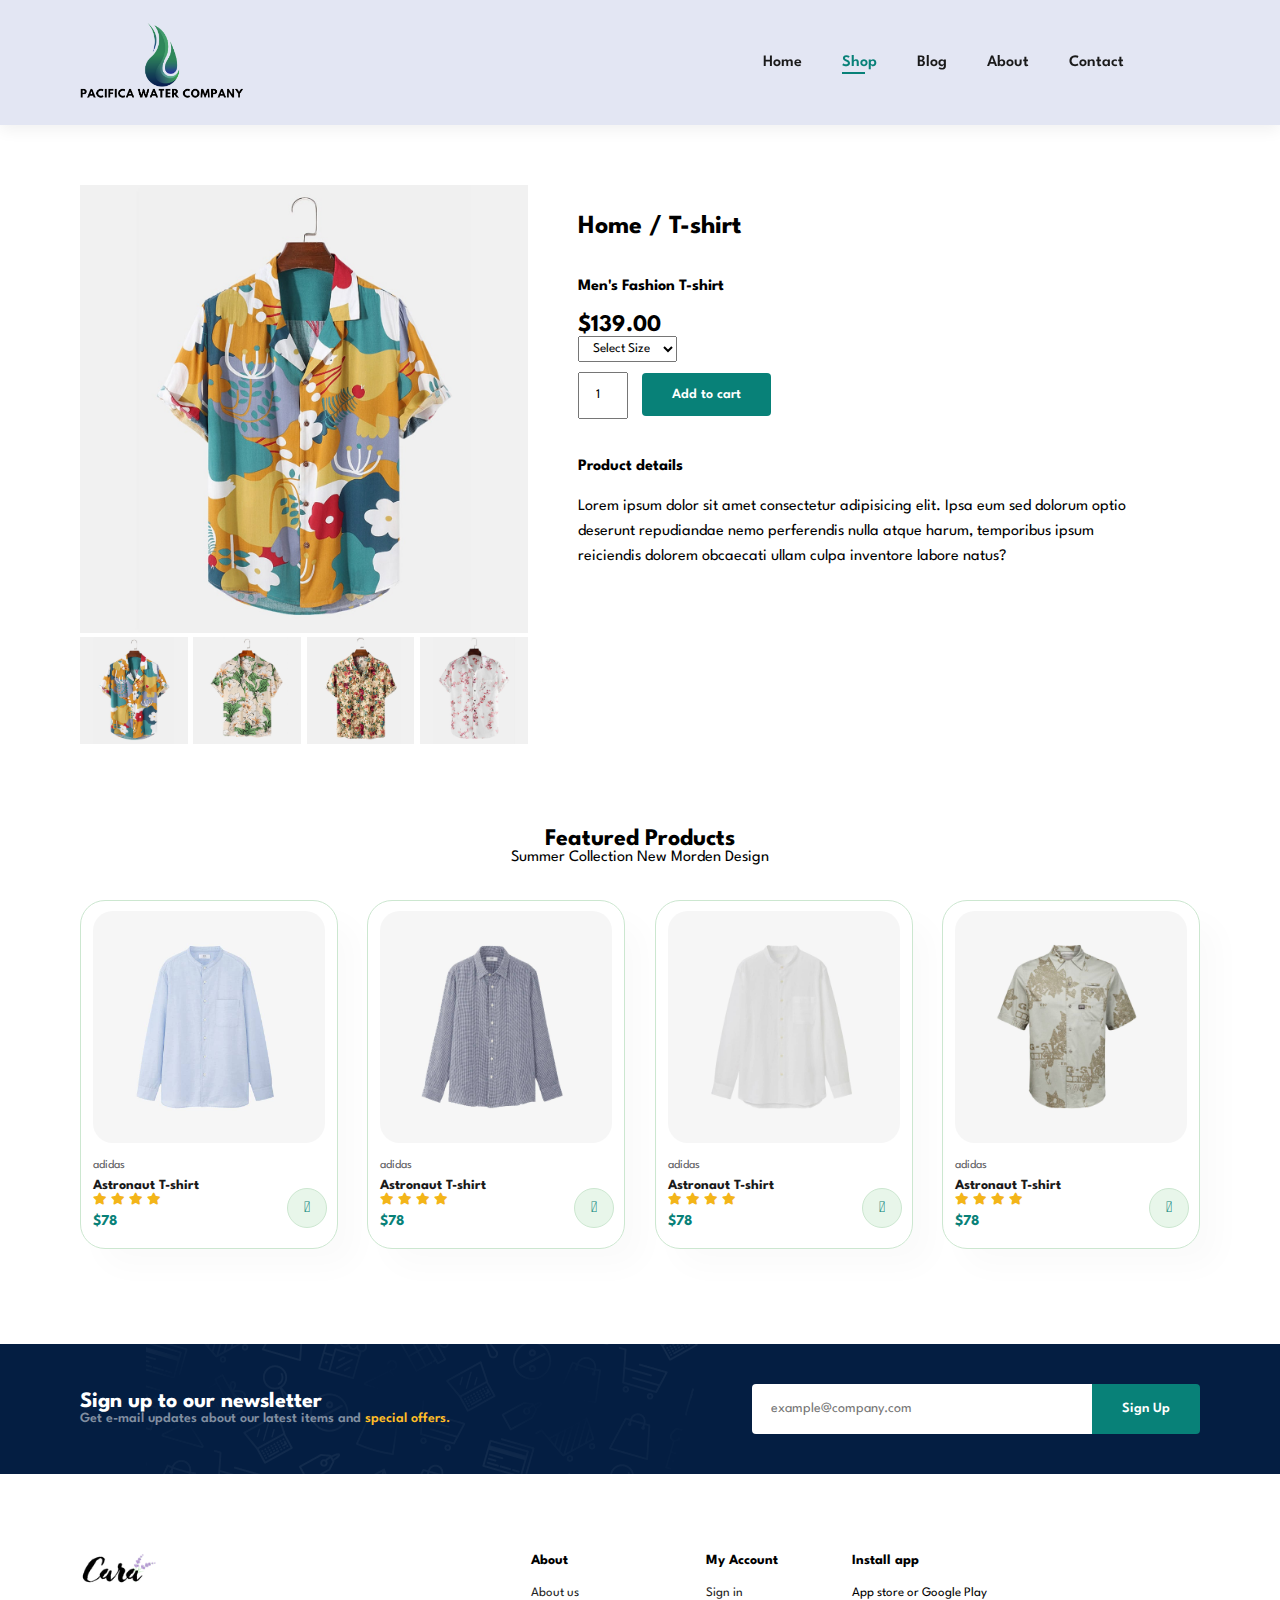
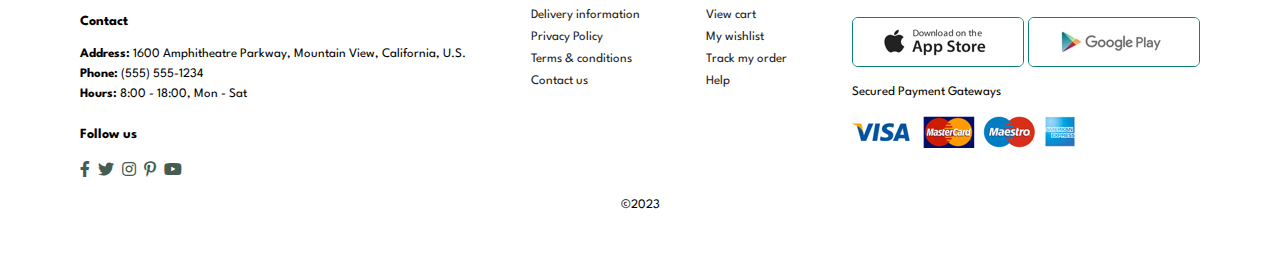
<file: singleProduct.html>
<!DOCTYPE html>
<html lang="en">
<head>
    <meta charset="UTF-8">
    <meta http-equiv="X-UA-Compatible" content="IE=edge">
    <meta name="viewport" content="width=device-width, initial-scale=1.0">
    <title>Document</title>
    <link rel="stylesheet" href="style.css">
    <link rel="stylesheet" href="https://pro.fontawesome.com/releases/v5.10.0/css/all.css">
    <link rel="shortcut icon" href="./images/pacifica_favicon.png" type="image/x-icon">
</head>
<body>

    <section id="header" >
        <a href="./index.html"><img src="./images/glow-removebg-preview.png" class="logo" alt=""></a>

        <div>
            <ul  id="navbar" >
                <li> <a  href="index.html">Home</a> </li>
                <li><a class="active" href="shop.html">Shop</a></li>
                <li><a href="blog.html">Blog</a></li>
                <li><a href="about.html">About</a></li>
                <li><a href="contact.html">Contact</a></li>
                <li id="shopping_bag" ><a href="cart.html"><i class="far fa-shopping-bag"></i></a></li>
                <a href="#" id="close" ><i class="far fa-times" ></i></a>
            </ul>
        </div>
        <div id="mobile" >
            <!-- <i class="far fa-shopping-bag"></i> -->
            <i id="bar" class="fas fa-outdent" ></i>
        </div>
    </section>

    <section id="product_details" class="section-p1">
        <div class="single_product_image">
            <img src="./images/products/f1.jpg" alt="" width="100%" id="mainImg" >
            <div class="small_images">
                <div class="small_images_col">
                    <img src="./images/products/f1.jpg" width="100%" class="small_image" alt="">
                </div>
                <div class="small_images_col">
                    <img src="./images/products/f2.jpg" width="100%" class="small_image" alt="">
                </div>
                <div class="small_images_col">
                    <img src="./images/products/f3.jpg" width="100%" class="small_image" alt="">
                </div>
                <div class="small_images_col">
                    <img src="./images/products/f4.jpg" width="100%" class="small_image" alt="">
                </div>
            </div>

            
        </div>
        <div class="single_product_details">
            <h6>Home / T-shirt</h6>
            <h4>Men's Fashion T-shirt</h4>
            <h2>$139.00</h2>
            <select>
                <option value="Select Size">Select Size</option>
                <option value="XL">XL</option>
                <option value="XXL">XXL</option>
                <option value="Small">Small</option>
                <option value="Large">Large</option>
            </select>
            <input type="number" name="" id="" value="1">
            <button class="normal" >Add to cart</button>
            <h4>Product details</h4>
            <p>
                Lorem ipsum dolor sit amet consectetur 
                adipisicing elit. Ipsa eum sed dolorum 
                optio deserunt repudiandae nemo perferendis
                nulla atque harum, temporibus ipsum reiciendis 
                dolorem obcaecati ullam culpa inventore labore 
                natus?
            </p>
        </div>
    </section>

    <section id="product1" class="section-p1">
        <h2>Featured Products</h2>
        <p>Summer Collection New Morden Design</p>
        <div class="pro-container">
            <div class="pro">
                <img src="./images/products/n1.jpg" alt="">
                <div class="des">
                    <span>adidas</span>
                    <h5>Astronaut T-shirt</h5>
                    <div class="star">
                        <i class="fas fa-star" ></i>
                        <i class="fas fa-star" ></i>
                        <i class="fas fa-star" ></i>
                        <i class="fas fa-star" ></i>
                    </div>
                    <h4>$78</h4>
                </div>
                <a href=""> <i class="fal fa-shopping-cart my-cart" ></i>  </a>
            </div>
            <div class="pro">
                <img src="./images/products/n2.jpg" alt="">
                <div class="des">
                    <span>adidas</span>
                    <h5>Astronaut T-shirt</h5>
                    <div class="star">
                        <i class="fas fa-star" ></i>
                        <i class="fas fa-star" ></i>
                        <i class="fas fa-star" ></i>
                        <i class="fas fa-star" ></i>
                    </div>
                    <h4>$78</h4>
                </div>
                <a href=""> <i class="fal fa-shopping-cart my-cart" ></i>  </a>
            </div>
            <div class="pro">
                <img src="./images/products/n3.jpg" alt="">
                <div class="des">
                    <span>adidas</span>
                    <h5>Astronaut T-shirt</h5>
                    <div class="star">
                        <i class="fas fa-star" ></i>
                        <i class="fas fa-star" ></i>
                        <i class="fas fa-star" ></i>
                        <i class="fas fa-star" ></i>
                    </div>
                    <h4>$78</h4>
                </div>
                <a href=""> <i class="fal fa-shopping-cart my-cart" ></i>  </a>
            </div>
            <div class="pro">
                <img src="./images/products/n4.jpg" alt="">
                <div class="des">
                    <span>adidas</span>
                    <h5>Astronaut T-shirt</h5>
                    <div class="star">
                        <i class="fas fa-star" ></i>
                        <i class="fas fa-star" ></i>
                        <i class="fas fa-star" ></i>
                        <i class="fas fa-star" ></i>
                    </div>
                    <h4>$78</h4>
                </div>
                <a href=""> <i class="fal fa-shopping-cart my-cart" ></i>  </a>
            </div>
        </div>
    </section>

    <section id="newsletter" class="section-p1 section-m1">
        <div class="newstext">
            <h4>Sign up to our newsletter</h4>
            <p>Get e-mail updates about our latest items and<span> special offers.</span></p>
        </div>
        <div class="form">
            <input type="text" name="email" id="email" placeholder="example@company.com">
            <button class="normal" >Sign Up</button>
        </div>
    </section>

    <footer class="section-p1" >
        <div class="col">
            <img class="logo" src="./images/logo.png" alt="">
            <h4>Contact</h4>
            <p> <strong>Address:</strong> 	1600 Amphitheatre Parkway, Mountain View, California, U.S.</p>
            <p><strong>Phone:</strong> 	(555) 555-1234</p>
            <p><strong>Hours:</strong> 	8:00 - 18:00, Mon - Sat</p>
            <div class="follow">
                <h4>Follow us</h4>
                <div class="icon">
                    <i class="fab fa-facebook-f" ></i>
                    <i class="fab fa-twitter" ></i>
                    <i class="fab fa-instagram" ></i>
                    <i class="fab fa-pinterest-p" ></i>
                    <i class="fab fa-youtube" ></i>
                </div>
            </div>
        </div>

        <div class="col">
            <h4>About</h4>
            <a href="#">About us</a>
            <a href="#">Delivery information</a>
            <a href="#">Privacy Policy</a>
            <a href="#">Terms & conditions</a>
            <a href="#">Contact us</a>
        </div>

        <div class="col">
            <h4>My Account</h4>
            <a href="#">Sign in</a>
            <a href="#">View cart</a>
            <a href="#">My wishlist</a>
            <a href="#">Track my order</a>
            <a href="#">Help</a>
        </div>

        <div class="col install">
            <h4>Install app</h4>
            <p>App store or Google Play</p>
            <div class="row">
                <img src="./images/pay/app.jpg" alt="">
                <img src="./images/pay/play.jpg" alt="">
            </div>
            <p>Secured Payment Gateways</p>
            <img src="./images/pay/pay.png" alt="">
        </div>

        <div class="copyright">
            <p>©2023</p>
        </div>
    </footer>

    <script src="./index.js"></script>
<script src="./singleProduct.js"></script>
</body>
</html>
</file>
<file: style.css>
@import url('https://fonts.googleapis.com/css2?family=Spartan&display=swap');

/* elegant font */
@font-face {
    font-family: 'elegant';
    src: url('AlexBrush-Regular.ttf');
    font-weight: normal;
    font-style: normal;
}

/* title font */
@font-face {
    font-family: 'Fabio';
    src: url('Amagro.ttf');
    font-weight: normal;
    font-style: normal;
/* url('Amagro.ttf') format('ttf'), */
}
/* que haran el margin, padding y box-sizing en este caso? */
*{
    margin: 0;
    padding: 0;
    box-sizing: border-box;
    font-family: 'Spartan', sans-serif;
}

* h1{
    font-family: 'Fabio';
    margin-bottom: 20px;
}


/* ----- */
/* header start */
#header{
    display: flex;
    align-items: center;
    justify-content: space-between;
    /* 20px of padding for top and bottom, 80px of padding for left and right */
    padding: 20px 80px;
    background-color: #E3E6F3;
    /* 0px for X 5px for Y and 15px for radious */
    box-shadow: 0 5px 15px rgba(0, 0, 0, 0.06) ;
    /* la verdad, me lei la documentacion pero no termino de entender para que sirve esto. */
    z-index: 999;
    position: sticky;
    top: 0;
    left: 0;
}

#header h3{
    font-family: 'Fabio';
}

.logo{
    width: 28%;
}

#navbar{
    display: flex;
    align-items: center;
    justify-content: center;
} 

/* para remover los bullets y darles espacio */
#navbar li{
    list-style: none;
    /* padding para que los elementos de mi nav tengan un espacio entre si */
    padding: 0 20px;
    /* 👆 top: 0px, left & right: 20px */
    /* aqui ponemos esta position relative para poder que funcione el efecto de a.active::after */
    position: relative;
} 
/* para remover el subrayado */
#navbar li a{
    text-decoration: none;
    font-size: 16px;
    font-weight: 600;
    color: #1a1a1a;
    /* esto es para que el efecto del hover no suceda tan rapido. */
    transition: 0.3s ease;
}
/* para agregar el efecto al pasar por encima de un elemento de mi navbar */
#navbar li a:hover,
#navbar li a.active{
    color: #088178;
}
/* esta es una pseudoclase (after y before) */
#navbar li a.active::after,
#navbar li a:hover::after{
    content: "";
    width: 30%;
    height: 2px;
    background-color: #088178;
    /* ojo: para poder usar position absolute en un elemento hijo, primero
    tengo que haber declarado position:relative en mi elemento padre */
    position: absolute;
    bottom: -4px;
    left: 20px;
}

#mobile{
    display: none;
}

#close{
    display: none;
}

/* home page */
#hero{
    height: 50vh;
    width: 100vw;
    display: flex;
    align-items: center; 
    justify-content: center;
}

#hero video{

    position: absolute;
    min-width: 100%;
    height: 50%;
    object-fit: cover;
    left: 0;
    right: 0;
    top: 0;
    bottom: 0;
}

#hero .content{
    position: absolute;
    display: flex;
    flex-direction: column;
    align-items: center;
}


#hero .content h1{
    font-family: 'Spartan', sans-serif;
    color: #000;
    font-weight:900;
    font-size: 60px;
}

#hero .content h2{
    color: #088178;
    font-family: 'elegant';
}


/* no tenia idea! el efecto del boton era en realidad una imagen! */
#hero button{
    background-image: url("./images/button.png");
    background-color: transparent;
    color: #088178;
    border: 0;
    /* top, left, bottom, right, esto es para que se muestre correctamente el background */
    padding: 14px 80px 14px 65px;
    background-repeat: no-repeat;
    cursor: pointer;
    font-weight: 700;
    font-size: 16px;
}

.normal_text{
    display: flex;
    flex-direction: column;
    align-items: center;
    margin-top: 20px;
    margin-bottom: 30px;
    text-align: center;
    text-align: justify;
}

.normal_text h1{
    font-family: 'elegant';
}

/* features */
.section-p1{
    padding: 40px 80px;
}

.section-m1{
    margin: 40px 0;
}

button.normal{
    font-size: 14px;
    font-weight: 600;
    padding: 15px 30px;
    color: #000;
    background-color: #fff;
    border-radius: 4px;
    cursor: pointer;
    border: none;
    outline: none;
    transition: 0.2s ease;
}

button.white{
    font-size: 13px;
    font-weight: 600;
    padding: 11px 18px;
    color: #fff;
    background-color: transparent;
    border-radius: 4px;
    cursor: pointer;
    border: 1px solid #fff;
    outline: none;
    transition: 0.2s ease;
}

#features{
    display: flex;
    /* width: 100%; */
    justify-content: space-between;
    align-items: center;
    flex-wrap: wrap;
}
#features .fe-box{
    width: 180px;
    text-align: center;
    padding: 25px 15px;
    box-shadow: 20px 20px 34px rgba(0,0,0,0.03);
    border: 1px solid #cce7d0;
    border-radius: 30px;
    margin: 15px 0;
}

#features .fe-box:hover{
    box-shadow: 10px 10px 54px rgba(70, 62, 221, 0.397);
}

#features .fe-box h6{
    /*este display es para que no haya tanto espacio a izquierda y derecha */
    display: inline-block;
    color: #088178;
    /* para que la cajita se vea mucho mejor */
    padding: 9px 8px 6px 8px;
    /* para mi que el padding se podria reemplazar por esta caracteristica */
    line-height: 1;
    border-radius: 4px;
    background-color: #fddde4;
}
/* para hacer la imagen responsive */
#features .fe-box img{
    width: 100%;
    margin-bottom: 10px;
}
/* esto me parece muy bacano, porque nos estamos refiriendo de una manera mucho mas
sencilla a la cantidad de elementos hijos que en este caso son los h6 */
#features .fe-box:nth-child(2) h6{
    background-color: #cdebbc;
}
#features .fe-box:nth-child(3) h6{
    background-color: #d1e8f2;
}
#features .fe-box:nth-child(4) h6{
    background-color: #cdd4f8;
}
#features .fe-box:nth-child(5) h6{
    background-color: #e149e17b;
}
#features .fe-box:nth-child(6) h6{
    background-color: #fff2e5;
}

#product1{
    text-align: center;
}

#product1 .pro-container{
    display: flex;
    justify-content: space-between;
    padding-top: 20px;
    flex-wrap: wrap;
}

#product1 .pro{
    width: 23%;
    min-width: 250px;
    padding: 10px 12px;
    border: 1px solid #cce7d0;
    border-radius: 25px;
    cursor: pointer;
    box-shadow: 20px 20px 30px rgba(0, 0, 0, 0.02);
    margin: 15px 0;
    transition: 0.2s ease;
    position: relative;
}

#product1 .pro:hover{
    box-shadow: 20px 20px 30px rgba(0, 0, 0, 0.06);
}

#product1 .pro img{
    width: 100%;
    border-radius: 20px;
}

#product1 .pro .des{
    text-align: start;
    padding: 10px 0;
}

#product1 .pro .des span{
    color: #606063;
    font-size: 12px;
}

#product1 .pro .des  h5{
    padding-top: 7px;
    color: #1a1a1a;
    font-size: 14px;
}

#product1 .pro .des i{
    font-size: 12px;
    color: rgb(243, 181, 25);
}

#product1 .pro .des h4{
    padding-top: 7px;
    font-size: 15px;
    font-weight: 700;
    color: #088178;
}

#product1 .pro .my-cart{
    width: 40px;
    height: 40px;
    line-height: 40px;
    border-radius: 50px;
    background-color: #e8f6ea;
    font-weight: 500;
    color: #088178;
    border: 1px solid #cce7d0;
    position: absolute;
    bottom: 20px;
    right: 10px;
}

#banner{
    display: flex;
    flex-direction: column;
    justify-content: center;
    align-items: center;
    text-align: center;
    background-image: url("./images/banner/b2.jpg");
    width: 100%;
    height: 40vh;
    background-size: cover;
    background-position: center;
}

#banner h4{
    color: #fff;
    font-size: 16px;
}

#banner h2{
    color: #fff;
    font-size: 30px;
    padding: 10px 0;
}

#banner h2 span{
    color: #ef3636;
}

#banner button:hover{
    background-color: #088178;
    color: #fff;
}

#sm-banner{
    display: flex;
    justify-content: space-around;
    flex-wrap: wrap;
}

#sm-banner .banner-box{
    display: flex;
    flex-direction: column;
    justify-content: center;
    align-items: flex-start;
    background-image: url("./images/banner/b_1.jpg");
    min-width: 580px;
    height: 50vh;
    background-size: cover;
    background-position: center;
    padding: 30px;
}
#sm-banner .banner-box-2{
    background-image: url("./images/banner/b_2.jpg");
}

#sm-banner h4{
    color: #fff;
    font-size: 20px;
    font-weight: 300;
}

#sm-banner h2{
    color: #fff;
    font-size: 28px;
    font-weight: 800;
}

#sm-banner span{
    color: #fff;
    font-size: 14px;
    font-weight: 500;
    padding-bottom: 15px;
}

#sm-banner .banner-box:hover button{
    background-color: #088178;
    border: 1px solid #088178;
}

#banner3{
    display: flex;
    justify-content: space-between;
    flex-wrap: wrap;
    padding: 0 80px;
}

#banner3 .banner-box{
    display: flex;
    flex-direction: column;
    justify-content: center;
    align-items: flex-start;
    /* background-image: url("./images/banner/b_3.jpg"); */
    background-image: url("./images/lake_mountain.jpg");
    min-width: 30%;
    height: 30vh;
    background-size: cover;
    background-position: center;
    padding: 20px;
    margin-top: 40px;
    margin-bottom: 40px;
}

#banner3 .banner3-banner-box-2{
    background-image: url("./images/banner/b_4.jpg");
}

#banner3 .banner3-banner-box-3{
    background-image: url("./images/banner/b_5.jpg");
}

#banner3 h2{
    color: #fff;
    font-weight: 900;
    font-size: 22px;
}

#banner3 h3{
    color: #ec544e;
    font-weight: 800;
    font-size: 15px;
}

#newsletter{
    display: flex;
    justify-content: space-between;
    flex-wrap: wrap;
    align-items: center;
    background-image: url("./images/banner/b14.png");
    background-repeat: no-repeat;
    background-position: 20% 30%;
    background-color: #041e42;
}

#newsletter h4{
    font-size: 22px;
    font-weight: 700;
    color: #fff;
}

#newsletter p{
    font-size: 14px;
    font-weight: 600;
    color: #818ea0;
}

#newsletter p span{
    color: #ffbd27;
}

#newsletter .form{
    display: flex;
    width: 40%;
}

#newsletter input{
    height: 3.125rem;
    padding: 0 1.25em;
    font-size: 14px;
    width: 100%;
    border: 1px solid transparent;
    border-radius: 4px;
    outline: none;
    border-top-right-radius: 0;
    border-bottom-right-radius: 0;
}

#newsletter button{
    background-color: #088178;
    color: #fff;
    white-space: nowrap;
    border-top-left-radius: 0;
    border-bottom-left-radius: 0;
}

footer{
    display: flex;
    flex-wrap: wrap;
    justify-content: space-between;
}

footer .col{
    display: flex;
    flex-direction: column;
    align-items: flex-start;
    margin-bottom: 20px;
}

footer .logo{
    margin-bottom: 30px;
}

footer h4{
    font-size: 14px;
    padding-bottom: 20px;
}

footer p{
    font-size: 13px;
    margin: 0 0 8px 0;
}

footer a{
    font-size: 13px;
    text-decoration: none;
    color: #222;
    margin-bottom: 10px;
}

footer .follow{
    margin-top: 20px;

}

footer .follow i{
    color: #465b52;
    padding-right: 4px;
    cursor: pointer;
}

footer .install .row img{
    border: 1px solid #088178;
    border-radius: 6px;
    cursor: pointer;
}

footer .install img{
    margin: 10px 0 15px 0;
}

footer .follow i:hover, footer a:hover{
    color: #088178;
}

footer .copyright{
    width: 100%;
    text-align: center;
}

/* shop page */
#page-header {
    background-image: url("./images/banner/b1.jpg");
    width: 100%;
    height: 40vh;
    background-size: cover;
    color: #fff;
    display: flex;
    justify-content: center;
    text-align: center;
    flex-direction: column;
    padding: 14px;
}

#pagination{
    text-align: center;
}

#pagination a{
    text-decoration: none;
    background-color: #088178;
    padding: 15px 20px;
    border-radius: 4px;
    color: #fff;
    font-weight: 600;
}

#pagination a i{
    font-size: 16px;
    font-weight: 600;
}

/* single product page */
#product_details{
    display: flex;
    margin-top: 20px;
}

#product_details .single_product_image{
    width: 40%;
    margin-right: 50px;
}

.small_images{
    display: flex;
    justify-content: space-between;
}
.small_images_col{
    flex-basis: 24%;
    cursor: pointer;
}

#product_details .single_product_details{
    width: 50%;
    padding-top: 30px;
}

#product_details .single_product_details h4{
    /*      top right bottom left */
    padding: 40px 0 20px 0;
}

#product_details .single_product_details h6{
    font-size: 26px;
}

#product_details .single_product_details select{
    display: block;
    padding: 5px 10px;
    margin-bottom: 10px;
}

#product_details .single_product_details select:focus{
    outline: none;
}

#product_details .single_product_details  input{
    width: 50px;
    height: 47px;
    padding-left: 16px;
    margin-right: 10px;
}

#product_details .single_product_details  input:focus{
    outline: none;
}

#product_details .single_product_details button{
    background-color: #088178;
    color: #fff;
}

#product_details .single_product_details p{
    line-height: 25px;
}

/* blog page */

#page-header.blog_header{
    background-image: url("./images/banner/b19.jpg");
}


#blog{
    padding: 150px 150px 0 150px;
}

#blog .blog_box{
    display: flex;
    align-items: center;
    width: 100%;
    position: relative;
    padding-bottom: 90px;
}

#blog .blog_img{
    width: 50%;
    margin-right: 40px;
}

#blog img{
    width: 100%;
    height: 300px;
    object-fit: cover;
}

#blog .blog_details{
    width: 50%;
}

#blog .blog_details a{
    text-decoration: none;
    font-size: 11px;
    color: #000;
    font-weight: 700;
    position: relative;
    transition: 0.3s ease;
}

#blog .blog_details a::after{
    /* must use content when using after/before */
    content: "";
    width: 50px;
    height: 1px;
    background-color: #000;
    position: absolute;
    top: 4px;
    right: -60px;
}

#blog .blog_details a:hover{
    color: #088178;
}

#blog .blog_details a:hover::after{
    background-color: #088178;
}

#blog .blog_box h1{
    position: absolute;
    top: -40px;
    left: 0;
    font-size: 70px;
    font-weight: 700;
    color: #c9cbce;
    z-index: -9;
}


/* about page */
#page-header.about_header{
    background-image: url('./images/about/banner.png');
}

#about_head{
    display: flex;
    align-items: center;
}

#about_head img{
    width: 50%;
    height: auto;
}

#about_head div{
    padding-left: 40px;
}

#about_head div h2{
    font-size: 32px;
    font-weight: 800;
}

#about_head div p{
    margin-top: 20px;
    margin-bottom: 20px;
    line-height: 20px;
    font-size: 20px;
    font-weight: 500;
}

#about_app{
    text-align: center;
}

#about_app .video{
    width: 70%;
    height: 100%;
    margin: 30px auto 0 auto;
}

#about_app .video video{
    width: 100%;
    height: 100%;
    border-radius: 20px;
}


 /* contact page */
#contact_details{
    display: flex;
    align-items: center;
    justify-content: space-between;
}

#contact_details .details{
    width: 40%;
}

#contact_details .details span,
#form_details form span{
    font-size: 12px;

}

#contact_details .details h2,
#form_details form h2{
    font-size: 26px;
    line-height: 35px;
    padding: 20px 0;
}

#contact_details .details h3{
    font-size: 16px;
    padding-bottom: 15px;
}

#contact_details .details li{
    list-style: none;
    display: flex;
    padding: 10px 0;
}

#contact_details .details li i{
    font-size: 14px;
    padding-right: 22px;
    cursor: pointer;

}

#contact_details .details li p{
    margin: 0;
    font-size: 14px;
}

#contact_details .map{
    width: 55%;
    height: 400px;
}

#contact_details .map iframe{
    width: 100%;
    height: 100%;
}

#form_details{
    display: flex;
    justify-content: space-between;
    margin: 30px;
    padding: 80px;
    border: 1px solid #e1e1e1;
}

#form_details form{
    width: 65%;
    display: flex;
    flex-direction: column;
    align-items: flex-start;
}

#form_details form input,
#form_details form textarea{
    width: 100%;
    padding: 12px 15px;
    outline: none;
    margin-bottom: 20px;
    border: 1px solid #e1e1e1;
}

#form_details form button{
    background-color: #088178;
    color: #fff;
}

#form_details .people div{
    padding-bottom: 25px;
    display: flex;
    align-items: flex-start;
}

#form_details .people div img{
    width: 65px;
    height: 65px;
    object-fit: cover;
    margin-right: 15px;
}

#form_details .people div p{
    margin: 0;
    font-size: 13px;
    line-height: 25px;
}

#form_details .people div p span{
    display: block;
    font-size: 16px;
    font-weight: 600;
    color: #000;
}


/* Cart page */

#cart_section{
    overflow-x: auto;
}


#cart_section table{
    width: 100%;
    border-collapse: collapse;
    table-layout: fixed;
    white-space: nowrap;
}


#cart_section table img{
    width: 70px;
}

#cart_section table td:nth-child(1){
    width: 100px;
    text-align: center;
}

#cart_section table td:nth-child(2){
    width: 150px;
    text-align: center;
}

#cart_section table td:nth-child(3){
    width: 250px;
    text-align: center;
}

#cart_section table td:nth-child(4),
#cart_section table td:nth-child(5),
#cart_section table td:nth-child(6){
    width: 150px;
    text-align: center;
}


#cart_section table td:nth-child(5) input{
    width: 70px;
    padding: 10px 5px 10px 15px;
}

#cart_section table thead{
    border: 1px solid #e2e9e1;
    border-left: none;
    border-right: none;
}

#cart_section table thead td{
    font-size: 13px;
    font-weight: 700;
    text-transform: uppercase;
    padding: 18px 0;
}

#cart_section table tbody tr td{
    padding-top: 15px;
}

#cart_section table tbody td{
    font-size: 13px;
}

#cart_coupon_total_section{
    display: flex;
    flex-wrap: wrap;
    justify-content: space-between;
}


#cart_coupon{
    width: 50%;
    margin-bottom: 30px;
}

#cart_coupon h3,
#total h3{
    padding-bottom: 15px;
}
#cart_coupon input{
    padding: 10px 20px;
    outline: none;
    width: 60%;
    margin-right: 10px;
    border: 1px solid #e2e9e1;
}

#cart_coupon button,
#total button{
    background-color: #088178;
    color: #fff;
    padding: 12px 20px;
}

#total{
    width: 50%;
    margin-bottom: 30px;
    border: 1px solid #e2e9e1;
    padding: 30px;
}

#total table{
    border-collapse: collapse;
    width: 100%;
    margin-bottom: 20px;
}

#total table td{
    width: 50%;
    border: 1px solid #e2e9e1;
    padding: 10px;
    font-size: 14px;
}











/* Media Queries */

@media (max-width:799px) {

    .section-p1 {
        padding: 40px 40px;
    }

    .logo{
        width: 30%;
    }


    #navbar {
        display: flex;
        flex-direction: column;
        align-items: flex-start;
        justify-content: flex-start;
        position: fixed;
        top: 0;
        right: -300px;
        height: 100vh;
        width: 300px;
        background-color: #E3E6F3;
        box-shadow: 0 40px 60px rgba(0, 0, 0, 0.1);
        padding: 80px 0 0 10px;
        transition: 0.3s;
    } 

    #navbar.active{
        right: 0px;
    }

    #navbar li{
        margin-bottom: 25px;
    }
    #mobile{
        display: flex;
        align-items: center;
    }
    #mobile i{
        color: #1a1a1a;
        font-size: 24px;
        padding-left: 20px;
    }

    #close {
        display: initial;
        position: absolute;
        top: 30px;
        left: 30px;
        color: #222;
        font-size: 24px;
    }
    #shopping_bag{
        display: none;
    }
    #hero {
        height: 70vh;
        padding: 0 80px;
        background-position: top 30% right 30%;
    }
    #features {
        justify-content: center;
    }
    
    #features .fe-box {
        margin: 15px 15px;
    }

    #product1 .pro-container {
        justify-content: center;
    }

    #product1 .pro {
        margin: 15px;
    }

    #banner {
        height: 20vh;
    }

    #sm-banner .banner-box {
        min-width: 100%;
        height: 30vh;
    }

    #banner3 {
        padding: 0 40px;
    }

    #banner3 .banner-box {
        width: 28%;
    }

    #newsletter .form {
        margin-top: 10px;
        width: 70%;
    }
    /* contact page */
    #form_details{
        padding: 40px;
    }
    #form_details form{
        width: 50%;
    }
}

@media (max-width: 477px) {

    .section-p1 {
        padding: 20px;
    }

    .logo{
        width: 50%;
      }
/* 
    #hero{
        height: 65vh;
        width: 100%;
        display: flex;
        flex-direction: column;
        align-items: center;
        justify-content: center;
    }
    
    #hero video{
        position: relative;
        min-width: 100%;
        min-height: 100%;
    }
    
    #hero .content{
        position: absolute;
        display: flex;
        flex-direction: column;
        align-items: center;
        text-align: center;
    }
     */

    #hero {
        width: 100vw;
        height: 50vh;
    }
    
    #hero video {
        object-fit: cover;
        width: 50%;
    }
    #hero .content h1{
        font-family: 'Spartan', sans-serif;
        color: #000;
        font-weight:900;
        font-size: 50px;
    }
    
    #hero .content h2{
        color: #088178;
        font-family: 'elegant';
        font-size: 35px;
    }
    
    #header {
        padding: 10px 30px;
    }

    h1{
         font-size: 38px;
    }
    h2{
        font-size: 32px;
    }

    #features .fe-box {
        width: 155px;
        margin: 0 0 15px 0;
    }

    #features {
        justify-content: space-between;
    }

    #product1 .pro {
        width: 100%;
    }

    #banner {
        height: 40vh;
    }

    #sm-banner .banner-box {
        height: 40vh;
        margin-bottom: 20px;
    }

    #banner3 {
        padding: 0 20px;
    }

    #banner3 .banner-box {
        width: 100%;
    }

    #newsletter{
        padding: 40px 20px;
    }

    #newsletter .form {
        width: 100%;
    }

    footer .copyright {
        text-align: start;
    }
    footer .logo{
        width: 30%;
    }
    /* single product page */
    #product_details{
        display: flex;
        flex-direction: column;
    }

    #product_details .single_product_image {
        width: 100%;
        margin-right: 0px;
    }

    #product_details .single_product_details{
        width: 100%;
    }

    /* blog page */
    #blog .blog_box{
        flex-direction: column;
        align-items: flex-start;
    }

    #blog {
        padding: 100px 20px 0 20px;
    }

    #blog .blog_img {
        width: 100%;
        margin-right: 0px;
        margin-bottom: 30px;
    }

    #blog .blog_details {
        width: 100%;
    }

    /* about page */
    #about_head {
        flex-direction: column;
    }
    #about_head img {
        width: 100%;
        margin-bottom: 20px;
    }
    #about_head div {
        padding-left: 0px;
    }
    #about_app .video {
        width: 100%;
    }

    /* contact page */

    #contact_details {
        flex-direction: column;
    }
    #contact_details .details {
        width: 100%;
        margin-bottom: 30px;
    }
    #contact_details .map{
        width: 100%;
    }
    #form_details {
        margin: 10px;
        padding: 30px 10px;
        flex-wrap: wrap;
    }
    #form_details form{
        width: 100%;
        margin-bottom: 30px;
    }

    /* cart page */
    #cart_coupon_total_section {
        flex-direction: column;
    }
    #cart_coupon {
        width: 100%;
    }
    #total {
        width: 100%;
        padding: 20px;
    }
}
</file>
